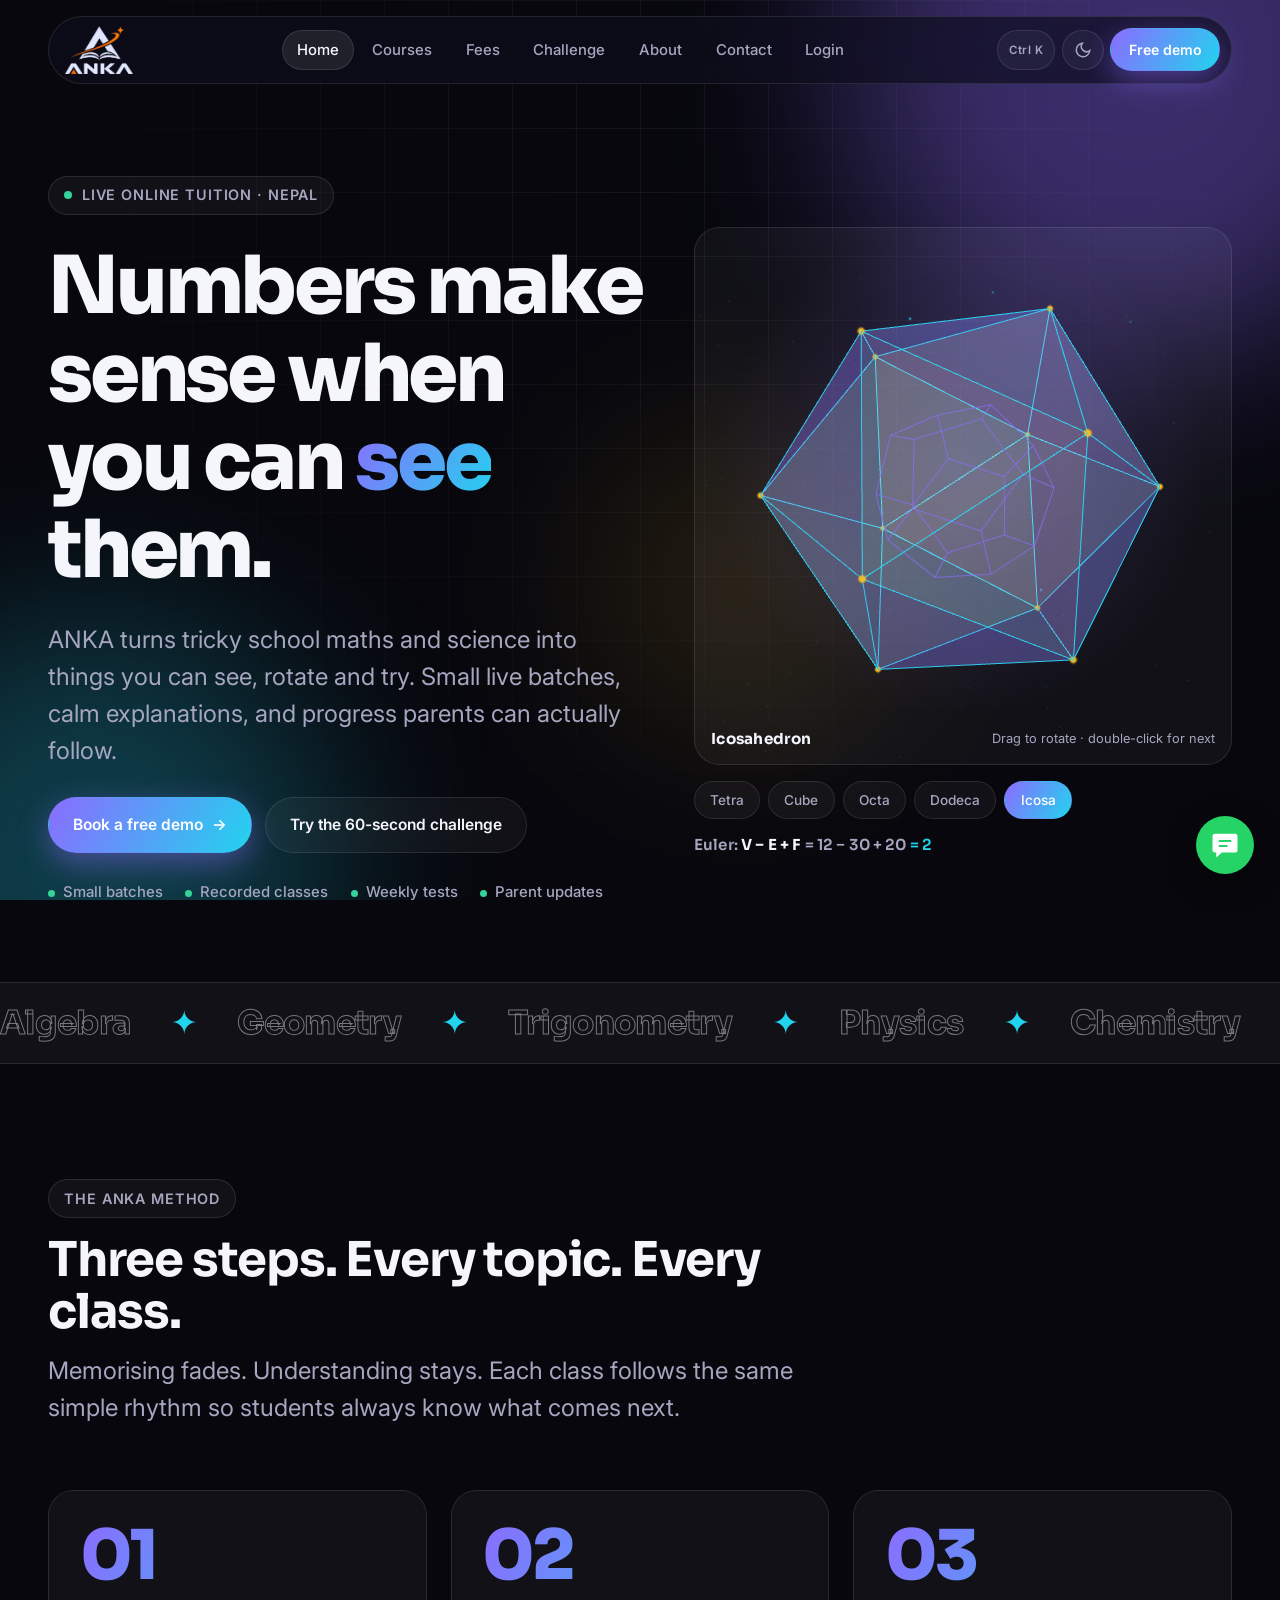
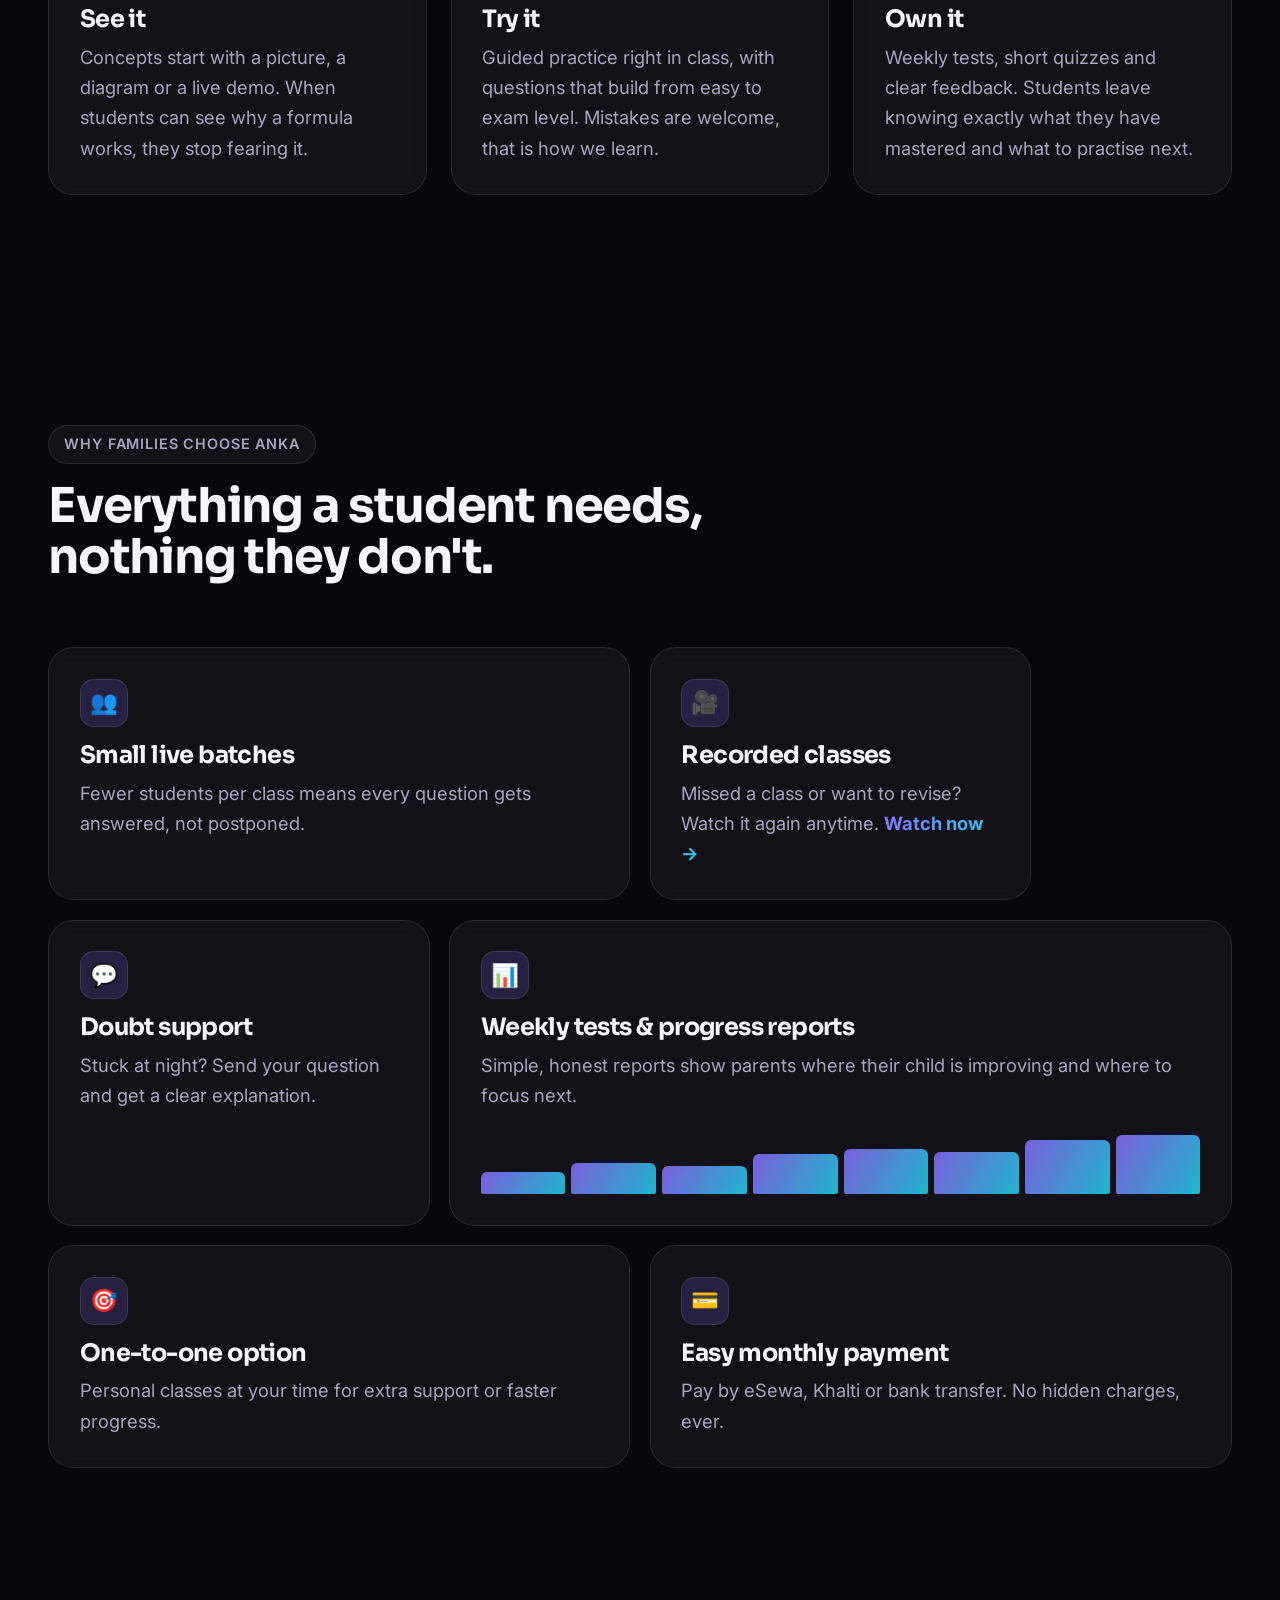
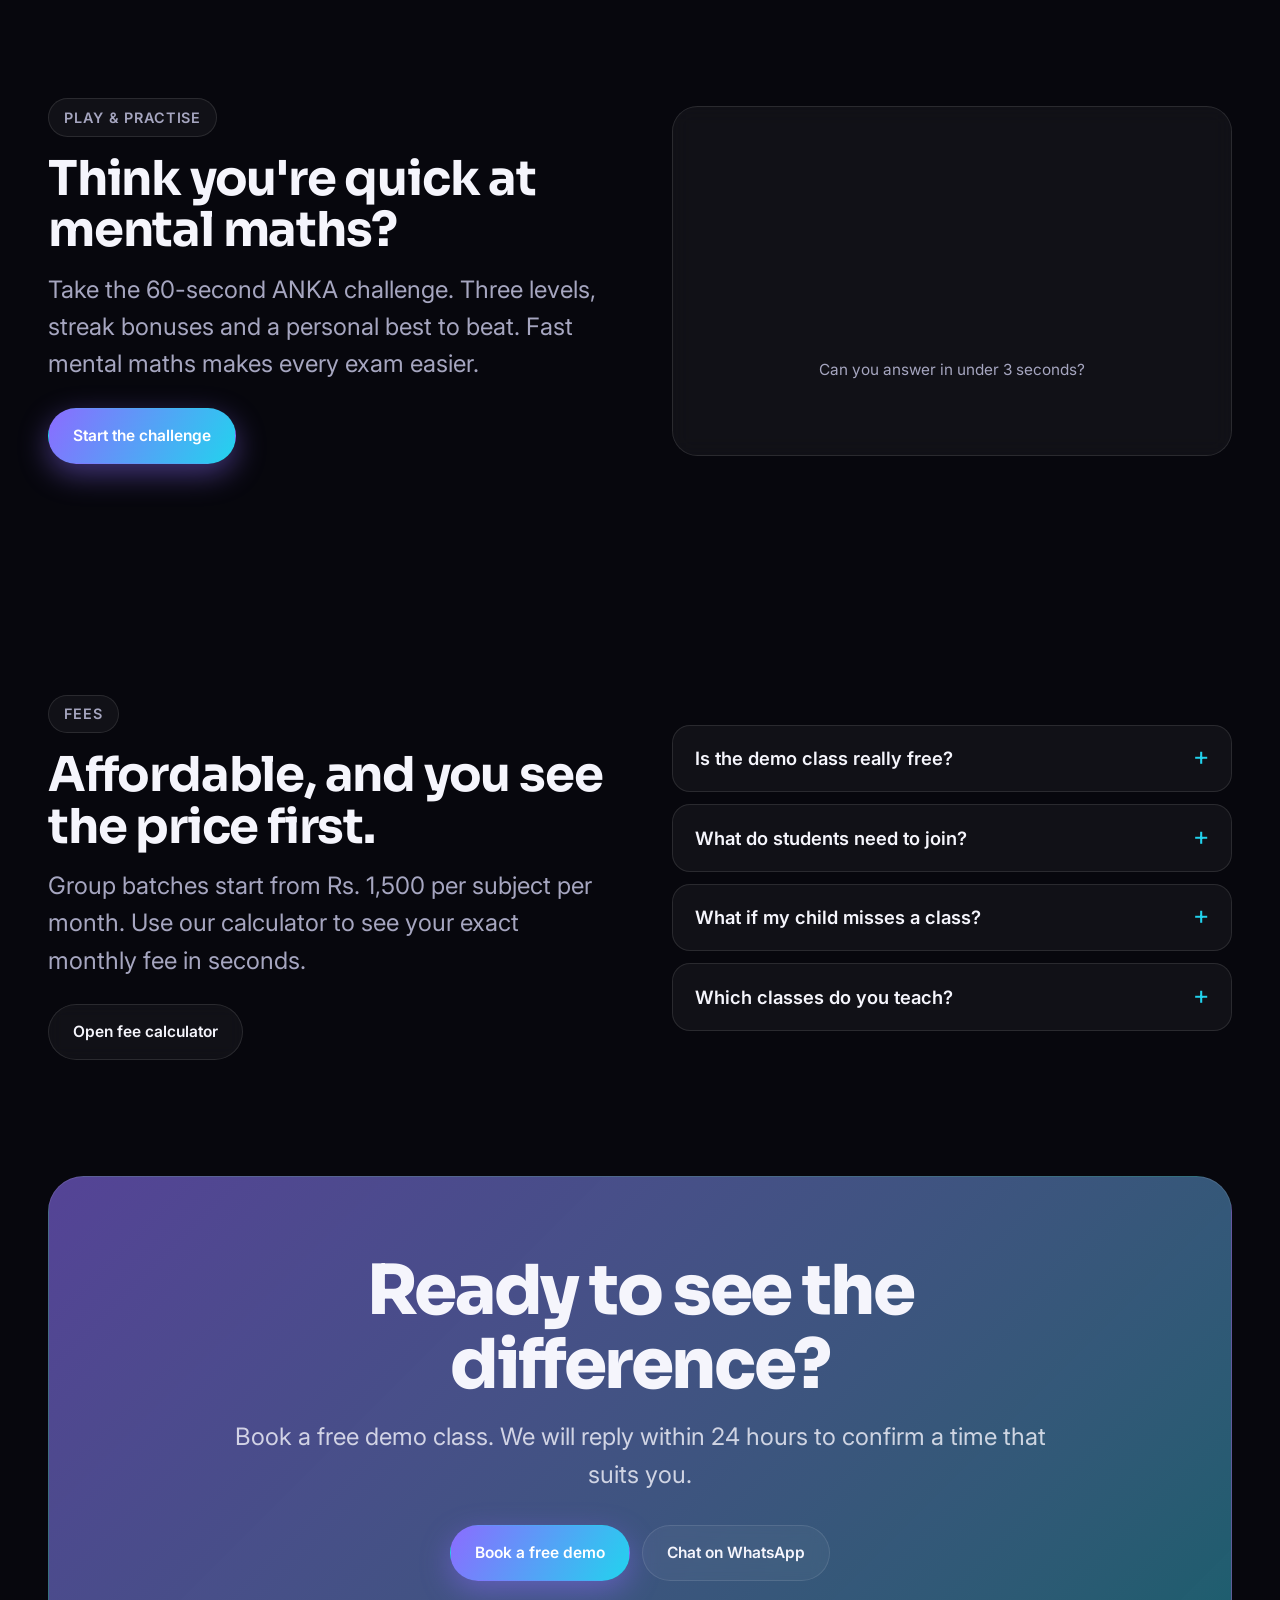
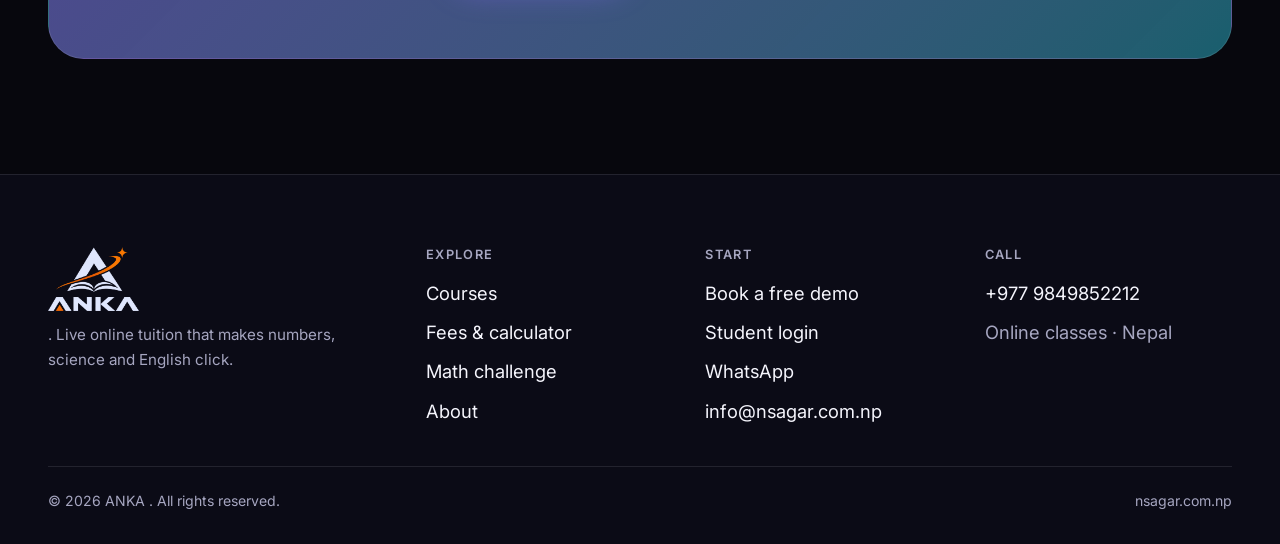
<file: index.html>
<!DOCTYPE html>
<html lang="en" data-theme="dark">
<head>
<meta charset="UTF-8">
<meta name="viewport" content="width=device-width, initial-scale=1, viewport-fit=cover">
<title>ANKA | Live Online Tuition in Nepal — See Maths, Science & English Click</title>
<meta name="description" content="Live online classes for school and +2 students in Nepal. Small batches, visual teaching, weekly tests and parent updates. Book a free demo class.">
<link rel="canonical" href="https://nsagar.com.np/">
<meta property="og:title" content="ANKA  | Live Online Tuition in Nepal — See Maths, Science & English Click"><meta property="og:description" content="Live online classes for school and +2 students in Nepal. Small batches, visual teaching, weekly tests and parent updates. Book a free demo class."><meta property="og:type" content="website"><meta property="og:site_name" content="ANKA ">
<meta name="theme-color" content="#07070d">
<link rel="icon" href="favicon.ico" sizes="48x48"><link rel="icon" href="img/favicon-32.png" type="image/png" sizes="32x32"><link rel="apple-touch-icon" href="img/apple-touch-icon.png"><meta property="og:image" content="https://nsagar.com.np/img/og-image.png">
<link rel="preconnect" href="https://fonts.googleapis.com"><link rel="preconnect" href="https://fonts.gstatic.com" crossorigin>
<link href="https://fonts.googleapis.com/css2?family=Sora:wght@400;600;700;800&family=Inter:wght@400;500;600&family=Noto+Sans+Devanagari:wght@600&display=swap" rel="stylesheet">
<script>try{var t=localStorage.getItem('anka-theme');if(t)document.documentElement.setAttribute('data-theme',t)}catch(e){}document.documentElement.classList.add('js')</script>
<link rel="stylesheet" href="css/style.css?v=20261106g">
<script type="application/ld+json">{"@context":"https://schema.org","@type":"EducationalOrganization","name":"ANKA ","logo":"https://nsagar.com.np/img/logo.png","url":"https://nsagar.com.np/","description":"Live online tuition for school and +2 students in Nepal.","areaServed":"NP"}</script>
<link rel="preconnect" href="https://fonts.googleapis.com">
<link rel="preconnect" href="https://fonts.gstatic.com" crossorigin>
<link href="https://fonts.googleapis.com/css2?family=Inter:wght@400;500;600;700&display=swap" rel="stylesheet">

</head>
<body data-page="home">
<a class="skip" href="#main">Skip to content</a>
<div class="bg-fx" aria-hidden="true"><i></i><i></i><i></i></div>
<div class="progress" aria-hidden="true"></div>
<header class="site-header"><nav class="nav container" aria-label="Main">
<a class="brand" href="index.html" aria-label="ANKA , home"><img class="logo logo-dk" src="img/logo-dark.png" alt="ANKA" width="68" height="48"><img class="logo logo-lt" src="img/logo.png" alt="ANKA" width="68" height="48"><small class="brand-by"></small></a>
<ul class="nav-links" id="navLinks"><li><a href="index.html" aria-current="page">Home</a></li><li><a href="courses.html">Courses</a></li><li><a href="fees.html">Fees</a></li><li><a href="challenge.html">Challenge</a></li><li><a href="about.html">About</a></li><li><a href="contact.html">Contact</a></li><li><a href="login.html" data-auth-link>Login</a></li></ul>
<div class="nav-actions">
<button class="icon-btn" id="paletteBtn" type="button" aria-label="Open quick menu"><kbd>Ctrl K</kbd></button>
<button class="icon-btn theme-toggle" type="button" aria-label="Switch light or dark theme" aria-pressed="false">
<svg class="moon" viewBox="0 0 24 24" fill="none" stroke="currentColor" stroke-width="2" stroke-linecap="round"><path d="M21 12.8A9 9 0 1 1 11.2 3a7 7 0 0 0 9.8 9.800z"/></svg>
<svg class="sun" viewBox="0 0 24 24" fill="none" stroke="currentColor" stroke-width="2" stroke-linecap="round"><circle cx="12" cy="12" r="4"/><path d="M12 2v2M12 20v2M4.900 4.900l1.400 1.400M17.700 17.700l1.400 1.400M2 12h2M20 12h2M4.900 19.100l1.400-1.400M17.700 6.300l1.400-1.400"/></svg>
</button>
<a class="btn btn-primary btn-sm nav-cta" href="contact.html">Free demo</a>
<button class="icon-btn menu-btn" id="menuBtn" type="button" aria-label="Menu" aria-expanded="false" aria-controls="navLinks"><span></span><span></span></button>
</div></nav></header>
<main id="main">
<section class="hero">
  <div class="container hero-grid">
    <div class="hero-copy">
      <p class="eyebrow" data-reveal><span class="dot"></span> Live online tuition · Nepal</p>
      <h1 class="display" data-reveal>Numbers make sense when you can <span class="rotor" id="rotor">see</span> them.</h1>
      <p class="lead" data-reveal>ANKA turns tricky school maths and science into things you can see, rotate and try. Small live batches, calm explanations, and progress parents can actually follow.</p>
      <div class="cta-row" data-reveal>
        <a class="btn btn-primary" data-magnetic href="contact.html">Book a free demo <span aria-hidden="true">→</span></a>
        <a class="btn btn-ghost" data-magnetic href="challenge.html">Try the 60-second challenge</a>
      </div>
      <ul class="mini-trust" data-reveal><li>Small batches</li><li>Recorded classes</li><li>Weekly tests</li><li>Parent updates</li></ul>
    </div>
    <div class="scene-col" data-reveal>
      <div class="scene-wrap">
        <canvas id="scene" tabindex="0" role="img" aria-label="Interactive 3D geometric solid. Drag to rotate. Use the left and right arrow keys to change shape."></canvas>
        <div class="scene-fallback" aria-hidden="true"><svg viewBox="0 0 100 100" fill="none" stroke="#8b6cff" stroke-width="1.5"><path d="M50 6 90 28v44L50 94 10 72V28z"/><path d="M50 6v88M10 28l80 44M90 28 10 72" opacity=".5"/></svg></div>
        <div class="scene-hud"><b id="shape-name">Icosahedron</b><span class="hint">Drag to rotate · double-click for next</span></div>
      </div>
      <div class="chips" id="shape-ui" role="group" aria-label="Choose a solid"></div>
      <p class="euler" id="euler"></p>
    </div>
  </div>
</section>

<div class="marquee" aria-hidden="true"><div class="marquee-track">
  <span>Algebra</span><span>Geometry</span><span>Trigonometry</span><span>Physics</span><span>Chemistry</span><span>Biology</span><span>English</span><span>Computer</span><span>Statistics</span><span>Optional Maths</span>
  <span>Algebra</span><span>Geometry</span><span>Trigonometry</span><span>Physics</span><span>Chemistry</span><span>Biology</span><span>English</span><span>Computer</span><span>Statistics</span><span>Optional Maths</span>
</div></div>

<section>
  <div class="container">
    <div class="section-head" data-reveal>
      <span class="eyebrow">The ANKA method</span>
      <h2 class="h2">Three steps. Every topic. Every class.</h2>
      <p class="lead">Memorising fades. Understanding stays. Each class follows the same simple rhythm so students always know what comes next.</p>
    </div>
    <div class="grid-3">
      <article class="card" data-reveal><div class="step-no">01</div><h3 class="h3">See it</h3><p>Concepts start with a picture, a diagram or a live demo. When students can see why a formula works, they stop fearing it.</p></article>
      <article class="card" data-reveal><div class="step-no">02</div><h3 class="h3">Try it</h3><p>Guided practice right in class, with questions that build from easy to exam level. Mistakes are welcome, that is how we learn.</p></article>
      <article class="card" data-reveal><div class="step-no">03</div><h3 class="h3">Own it</h3><p>Weekly tests, short quizzes and clear feedback. Students leave knowing exactly what they have mastered and what to practise next.</p></article>
    </div>
  </div>
</section>

<section>
  <div class="container">
    <div class="section-head" data-reveal>
      <span class="eyebrow">Why families choose ANKA</span>
      <h2 class="h2">Everything a student needs, nothing they don't.</h2>
    </div>
    <div class="bento">
      <article class="card w3" data-reveal><div class="ico">👥</div><h3 class="h3">Small live batches</h3><p>Fewer students per class means every question gets answered, not postponed.</p></article>
      <a class="card" href="videos.html" data-reveal style="display:block"><div class="ico">🎥</div><h3 class="h3">Recorded classes</h3><p>Missed a class or want to revise? Watch it again anytime. <b class="grad-text">Watch now →</b></p></a>
      <article class="card" data-reveal><div class="ico">💬</div><h3 class="h3">Doubt support</h3><p>Stuck at night? Send your question and get a clear explanation.</p></article>
      <article class="card w4" data-reveal><div class="ico">📊</div><h3 class="h3">Weekly tests &amp; progress reports</h3><p>Simple, honest reports show parents where their child is improving and where to focus next.</p><div class="bars" aria-hidden="true"><i style="--h:35%"></i><i style="--h:48%"></i><i style="--h:44%"></i><i style="--h:62%"></i><i style="--h:70%"></i><i style="--h:66%"></i><i style="--h:84%"></i><i style="--h:92%"></i></div></article>
      <article class="card w3" data-reveal><div class="ico">🎯</div><h3 class="h3">One-to-one option</h3><p>Personal classes at your time for extra support or faster progress.</p></article>
      <article class="card w3" data-reveal><div class="ico">💳</div><h3 class="h3">Easy monthly payment</h3><p>Pay by eSewa, Khalti or bank transfer. No hidden charges, ever.</p></article>
    </div>
  </div>
</section>

<section>
  <div class="container split">
    <div data-reveal>
      <span class="eyebrow">Play &amp; practise</span>
      <h2 class="h2" style="margin:1rem 0 .9rem">Think you're quick at mental maths?</h2>
      <p class="lead">Take the 60-second ANKA challenge. Three levels, streak bonuses and a personal best to beat. Fast mental maths makes every exam easier.</p>
      <div class="cta-row" style="margin-top:1.6rem"><a class="btn btn-primary" data-magnetic href="challenge.html">Start the challenge</a></div>
    </div>
    <div class="card eq-card" data-reveal aria-hidden="true"><div class="q" id="eqDemo">7 × 8</div><small>Can you answer in under 3 seconds?</small></div>
  </div>
</section>

<section>
  <div class="container split">
    <div data-reveal>
      <span class="eyebrow">Fees</span>
      <h2 class="h2" style="margin:1rem 0 .9rem">Affordable, and you see the price first.</h2>
      <p class="lead">Group batches start from Rs. <span data-price-from>1,500</span> per subject per month. Use our calculator to see your exact monthly fee in seconds.</p>
      <div class="cta-row" style="margin-top:1.6rem"><a class="btn btn-ghost" data-magnetic href="fees.html">Open fee calculator</a></div>
    </div>
    <div class="faq" data-reveal>
      <details><summary>Is the demo class really free?</summary><p>Yes. Attend one live demo class, no payment and no pressure, then decide.</p></details>
      <details><summary>What do students need to join?</summary><p>A phone, tablet or laptop with internet. Classes run live on Zoom or Google Meet.</p></details>
      <details><summary>What if my child misses a class?</summary><p>Every class is recorded and shared, so nothing is lost.</p></details>
      <details><summary>Which classes do you teach?</summary><p>School classes 6 to 10 and +2 level. See the Courses page for subjects.</p></details>
    </div>
  </div>
</section>

<section style="padding-top:0">
  <div class="container">
    <div class="cta-band" data-reveal>
      <h2 class="h1" style="max-width:16ch;margin-inline:auto">Ready to see the difference?</h2>
      <p class="lead">Book a free demo class. We will reply within 24 hours to confirm a time that suits you.</p>
      <div class="cta-row"><a class="btn btn-primary" data-magnetic href="contact.html">Book a free demo</a><a class="btn btn-ghost" data-wa href="https://wa.me/9779800000000">Chat on WhatsApp</a></div>
    </div>
  </div>
</section>

</main>
<footer class="site-footer"><div class="container">
<div class="foot-grid">
<div class="foot-brand"><img class="logo logo-dk" src="img/logo-dark.png" alt="ANKA" width="91" height="64"><img class="logo logo-lt" src="img/logo.png" alt="ANKA" width="91" height="64"><p>. Live online tuition that makes numbers, science and English click.</p></div>
<div><h4>Explore</h4><ul><li><a href="courses.html">Courses</a></li><li><a href="fees.html">Fees &amp; calculator</a></li><li><a href="challenge.html">Math challenge</a></li><li><a href="about.html">About</a></li></ul></div>
<div><h4>Start</h4><ul><li><a href="contact.html">Book a free demo</a></li><li><a href="login.html" data-auth-footer>Student login</a></li><li><a data-wa href="https://wa.me/9779800000000">WhatsApp</a></li><li><a data-email href="mailto:info@nsagar.com.np">info@nsagar.com.np</a></li></ul></div>
<div><h4>Call</h4><ul><li><a data-phone href="tel:+9779800000000">+977 98XXXXXXXX</a></li><li class="muted">Online classes · Nepal</li></ul></div>
</div>
<div class="foot-bottom"><span>© <span data-year>2026</span> ANKA . All rights reserved.</span><span>nsagar.com.np</span></div>
</div></footer>
<a class="wa-float" data-wa href="https://wa.me/9779800000000" aria-label="Chat on WhatsApp"><svg viewBox="0 0 24 24" aria-hidden="true"><path d="M4 3h16a2 2 0 0 1 2 2v11a2 2 0 0 1-2 2H9.5L5 22v-4H4a2 2 0 0 1-2-2V5a2 2 0 0 1 2-2zm3 5v1.500h10V8zm0 4v1.500h7V12z"/></svg></a>
<script src="js/config.js?v=20261106g"></script>
<script src="js/three.min.js" defer></script>
<script src="js/scene.js?v=20261106g" defer></script>
<script src="js/main.js?v=20261106g"></script>
<script src="js/auth.js?v=20261106g"></script>
</body>
</html>
</file>
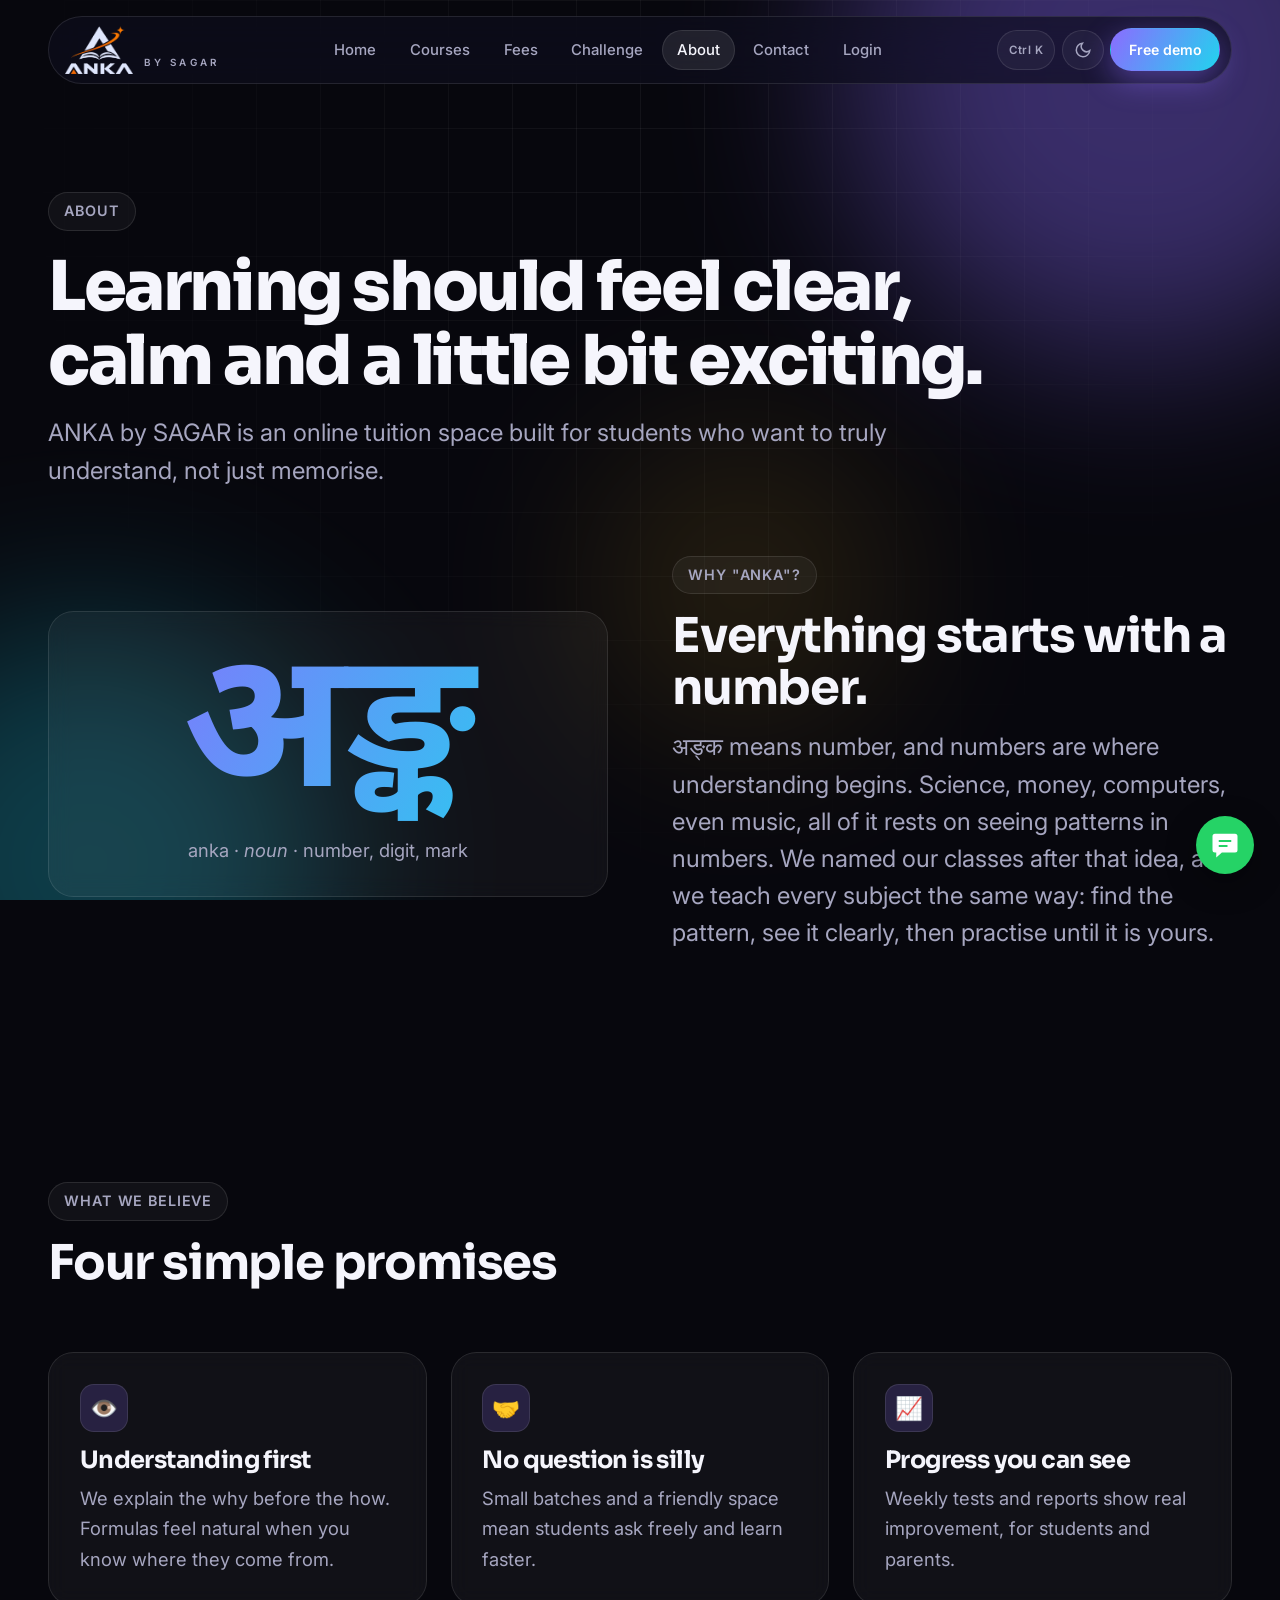
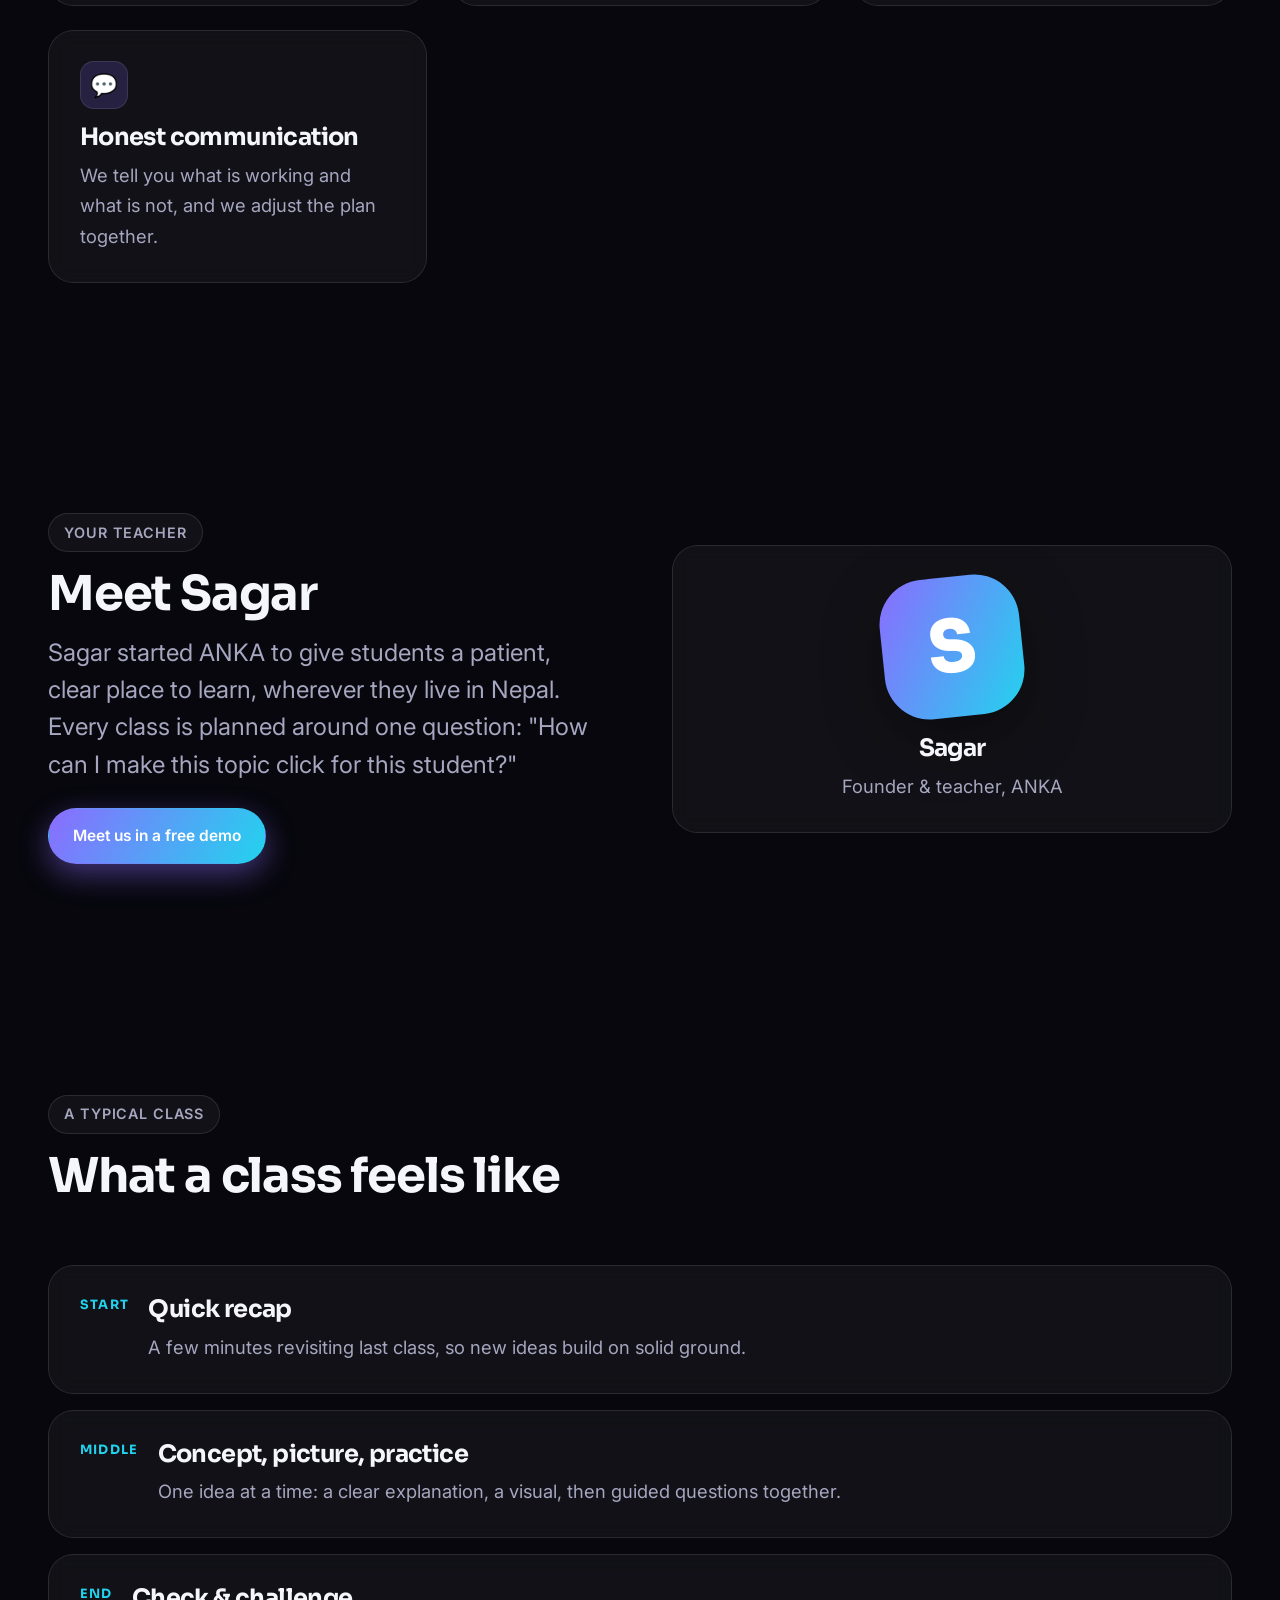
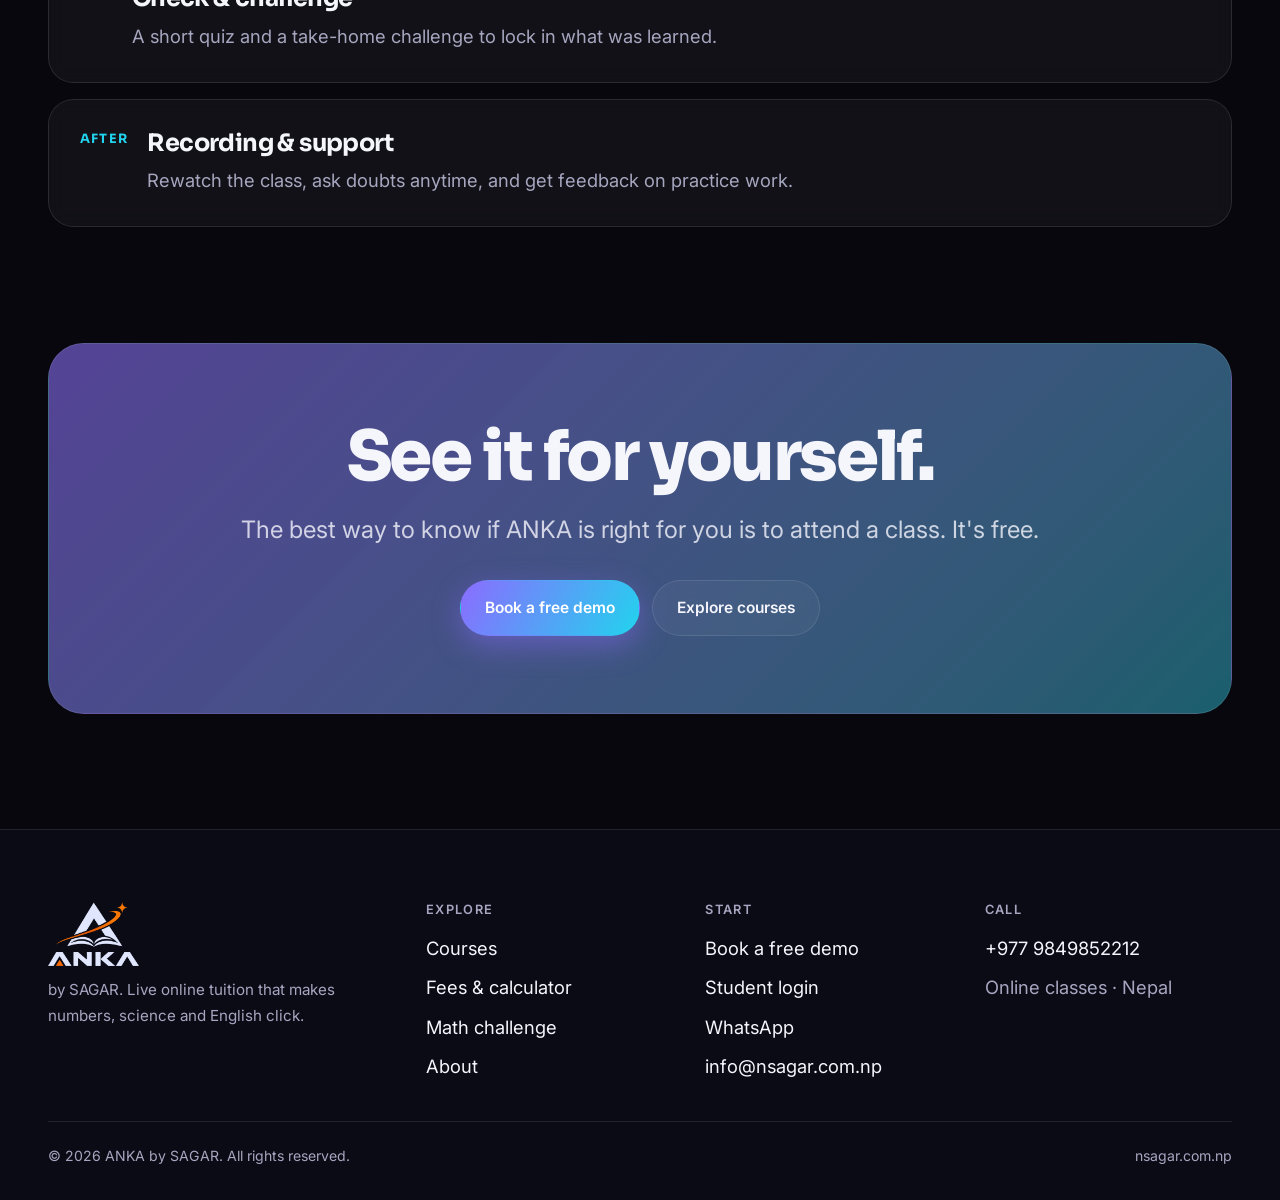
<file: about.html>
<!DOCTYPE html>
<html lang="en" data-theme="dark">
<head>
<meta charset="UTF-8">
<meta name="viewport" content="width=device-width, initial-scale=1, viewport-fit=cover">
<title>About ANKA | Why We Teach the Way We Do</title>
<meta name="description" content="ANKA means number. Learn the story, the teaching method and what a class feels like at ANKA by SAGAR, live online tuition in Nepal.">
<link rel="canonical" href="https://nsagar.com.np/about.html">
<meta property="og:title" content="About ANKA by SAGAR | Why We Teach the Way We Do"><meta property="og:description" content="ANKA means number. Learn the story, the teaching method and what a class feels like at ANKA by SAGAR, live online tuition in Nepal."><meta property="og:type" content="website"><meta property="og:site_name" content="ANKA by SAGAR">
<meta name="theme-color" content="#07070d">
<link rel="icon" href="favicon.ico" sizes="48x48"><link rel="icon" href="img/favicon-32.png" type="image/png" sizes="32x32"><link rel="apple-touch-icon" href="img/apple-touch-icon.png"><meta property="og:image" content="https://nsagar.com.np/img/og-image.png">
<link rel="preconnect" href="https://fonts.googleapis.com"><link rel="preconnect" href="https://fonts.gstatic.com" crossorigin>
<link href="https://fonts.googleapis.com/css2?family=Sora:wght@400;600;700;800&family=Inter:wght@400;500;600&family=Noto+Sans+Devanagari:wght@600&display=swap" rel="stylesheet">
<script>try{var t=localStorage.getItem('anka-theme');if(t)document.documentElement.setAttribute('data-theme',t)}catch(e){}document.documentElement.classList.add('js')</script>
<link rel="stylesheet" href="css/style.css?v=20261106g">
</head>
<body data-page="about">
<a class="skip" href="#main">Skip to content</a>
<div class="bg-fx" aria-hidden="true"><i></i><i></i><i></i></div>
<div class="progress" aria-hidden="true"></div>
<header class="site-header"><nav class="nav container" aria-label="Main">
<a class="brand" href="index.html" aria-label="ANKA by Sagar, home"><img class="logo logo-dk" src="img/logo-dark.png" alt="ANKA" width="68" height="48"><img class="logo logo-lt" src="img/logo.png" alt="ANKA" width="68" height="48"><small class="brand-by">by SAGAR</small></a>
<ul class="nav-links" id="navLinks"><li><a href="index.html">Home</a></li><li><a href="courses.html">Courses</a></li><li><a href="fees.html">Fees</a></li><li><a href="challenge.html">Challenge</a></li><li><a href="about.html" aria-current="page">About</a></li><li><a href="contact.html">Contact</a></li><li><a href="login.html" data-auth-link>Login</a></li></ul>
<div class="nav-actions">
<button class="icon-btn" id="paletteBtn" type="button" aria-label="Open quick menu"><kbd>Ctrl K</kbd></button>
<button class="icon-btn theme-toggle" type="button" aria-label="Switch light or dark theme" aria-pressed="false">
<svg class="moon" viewBox="0 0 24 24" fill="none" stroke="currentColor" stroke-width="2" stroke-linecap="round"><path d="M21 12.8A9 9 0 1 1 11.2 3a7 7 0 0 0 9.8 9.800z"/></svg>
<svg class="sun" viewBox="0 0 24 24" fill="none" stroke="currentColor" stroke-width="2" stroke-linecap="round"><circle cx="12" cy="12" r="4"/><path d="M12 2v2M12 20v2M4.900 4.900l1.400 1.400M17.700 17.700l1.400 1.400M2 12h2M20 12h2M4.900 19.100l1.400-1.400M17.700 6.300l1.400-1.400"/></svg>
</button>
<a class="btn btn-primary btn-sm nav-cta" href="contact.html">Free demo</a>
<button class="icon-btn menu-btn" id="menuBtn" type="button" aria-label="Menu" aria-expanded="false" aria-controls="navLinks"><span></span><span></span></button>
</div></nav></header>
<main id="main">
<section class="page-hero">
  <div class="container">
    <span class="eyebrow" data-reveal>About</span>
    <h1 class="h1" data-reveal>Learning should feel clear, calm and a little bit exciting.</h1>
    <p class="lead" data-reveal>ANKA by SAGAR is an online tuition space built for students who want to truly understand, not just memorise.</p>
  </div>
</section>

<section style="padding-top:1rem">
  <div class="container split">
    <div class="card" data-reveal style="text-align:center">
      <div class="anka-glyph" lang="ne">अङ्क</div>
      <p class="muted">anka · <i>noun</i> · number, digit, mark</p>
    </div>
    <div data-reveal>
      <span class="eyebrow">Why "ANKA"?</span>
      <h2 class="h2" style="margin:1rem 0 .9rem">Everything starts with a number.</h2>
      <p class="lead">अङ्क means number, and numbers are where understanding begins. Science, money, computers, even music, all of it rests on seeing patterns in numbers. We named our classes after that idea, and we teach every subject the same way: find the pattern, see it clearly, then practise until it is yours.</p>
    </div>
  </div>
</section>

<section>
  <div class="container">
    <div class="section-head" data-reveal><span class="eyebrow">What we believe</span><h2 class="h2">Four simple promises</h2></div>
    <div class="grid-3">
      <article class="card" data-reveal><div class="ico">👁️</div><h3 class="h3">Understanding first</h3><p>We explain the why before the how. Formulas feel natural when you know where they come from.</p></article>
      <article class="card" data-reveal><div class="ico">🤝</div><h3 class="h3">No question is silly</h3><p>Small batches and a friendly space mean students ask freely and learn faster.</p></article>
      <article class="card" data-reveal><div class="ico">📈</div><h3 class="h3">Progress you can see</h3><p>Weekly tests and reports show real improvement, for students and parents.</p></article>
      <article class="card" data-reveal><div class="ico">💬</div><h3 class="h3">Honest communication</h3><p>We tell you what is working and what is not, and we adjust the plan together.</p></article>
    </div>
  </div>
</section>

<section>
  <div class="container split">
    <div data-reveal>
      <span class="eyebrow">Your teacher</span>
      <h2 class="h2" style="margin:1rem 0 .9rem">Meet Sagar</h2>
      <p class="lead">Sagar started ANKA to give students a patient, clear place to learn, wherever they live in Nepal. Every class is planned around one question: "How can I make this topic click for this student?"</p>
      <div class="cta-row" style="margin-top:1.6rem"><a class="btn btn-primary" data-magnetic href="contact.html">Meet us in a free demo</a></div>
    </div>
    <div class="card" data-reveal style="display:grid;place-items:center;gap:1.2rem;text-align:center"><div class="avatar" aria-hidden="true">S</div><div><h3 class="h3">Sagar</h3><p class="muted">Founder &amp; teacher, ANKA</p></div></div>
  </div>
</section>

<section>
  <div class="container">
    <div class="section-head" data-reveal><span class="eyebrow">A typical class</span><h2 class="h2">What a class feels like</h2></div>
    <div class="timeline">
      <article class="card" data-reveal><span class="when">Start</span><div><h3 class="h3">Quick recap</h3><p>A few minutes revisiting last class, so new ideas build on solid ground.</p></div></article>
      <article class="card" data-reveal><span class="when">Middle</span><div><h3 class="h3">Concept, picture, practice</h3><p>One idea at a time: a clear explanation, a visual, then guided questions together.</p></div></article>
      <article class="card" data-reveal><span class="when">End</span><div><h3 class="h3">Check &amp; challenge</h3><p>A short quiz and a take-home challenge to lock in what was learned.</p></div></article>
      <article class="card" data-reveal><span class="when">After</span><div><h3 class="h3">Recording &amp; support</h3><p>Rewatch the class, ask doubts anytime, and get feedback on practice work.</p></div></article>
    </div>
  </div>
</section>

<section style="padding-top:0">
  <div class="container"><div class="cta-band" data-reveal>
    <h2 class="h1" style="max-width:16ch;margin-inline:auto">See it for yourself.</h2>
    <p class="lead">The best way to know if ANKA is right for you is to attend a class. It's free.</p>
    <div class="cta-row"><a class="btn btn-primary" data-magnetic href="contact.html">Book a free demo</a><a class="btn btn-ghost" data-magnetic href="courses.html">Explore courses</a></div>
  </div></div>
</section>

</main>
<footer class="site-footer"><div class="container">
<div class="foot-grid">
<div class="foot-brand"><img class="logo logo-dk" src="img/logo-dark.png" alt="ANKA" width="91" height="64"><img class="logo logo-lt" src="img/logo.png" alt="ANKA" width="91" height="64"><p>by SAGAR. Live online tuition that makes numbers, science and English click.</p></div>
<div><h4>Explore</h4><ul><li><a href="courses.html">Courses</a></li><li><a href="fees.html">Fees &amp; calculator</a></li><li><a href="challenge.html">Math challenge</a></li><li><a href="about.html">About</a></li></ul></div>
<div><h4>Start</h4><ul><li><a href="contact.html">Book a free demo</a></li><li><a href="login.html" data-auth-footer>Student login</a></li><li><a data-wa href="https://wa.me/9779800000000">WhatsApp</a></li><li><a data-email href="mailto:info@nsagar.com.np">info@nsagar.com.np</a></li></ul></div>
<div><h4>Call</h4><ul><li><a data-phone href="tel:+9779800000000">+977 98XXXXXXXX</a></li><li class="muted">Online classes · Nepal</li></ul></div>
</div>
<div class="foot-bottom"><span>© <span data-year>2026</span> ANKA by SAGAR. All rights reserved.</span><span>nsagar.com.np</span></div>
</div></footer>
<a class="wa-float" data-wa href="https://wa.me/9779800000000" aria-label="Chat on WhatsApp"><svg viewBox="0 0 24 24" aria-hidden="true"><path d="M4 3h16a2 2 0 0 1 2 2v11a2 2 0 0 1-2 2H9.5L5 22v-4H4a2 2 0 0 1-2-2V5a2 2 0 0 1 2-2zm3 5v1.500h10V8zm0 4v1.500h7V12z"/></svg></a>
<script src="js/config.js?v=20261106g"></script>
<script src="js/main.js?v=20261106g"></script>
<script src="js/auth.js?v=20261106g"></script>
</body>
</html>
</file>
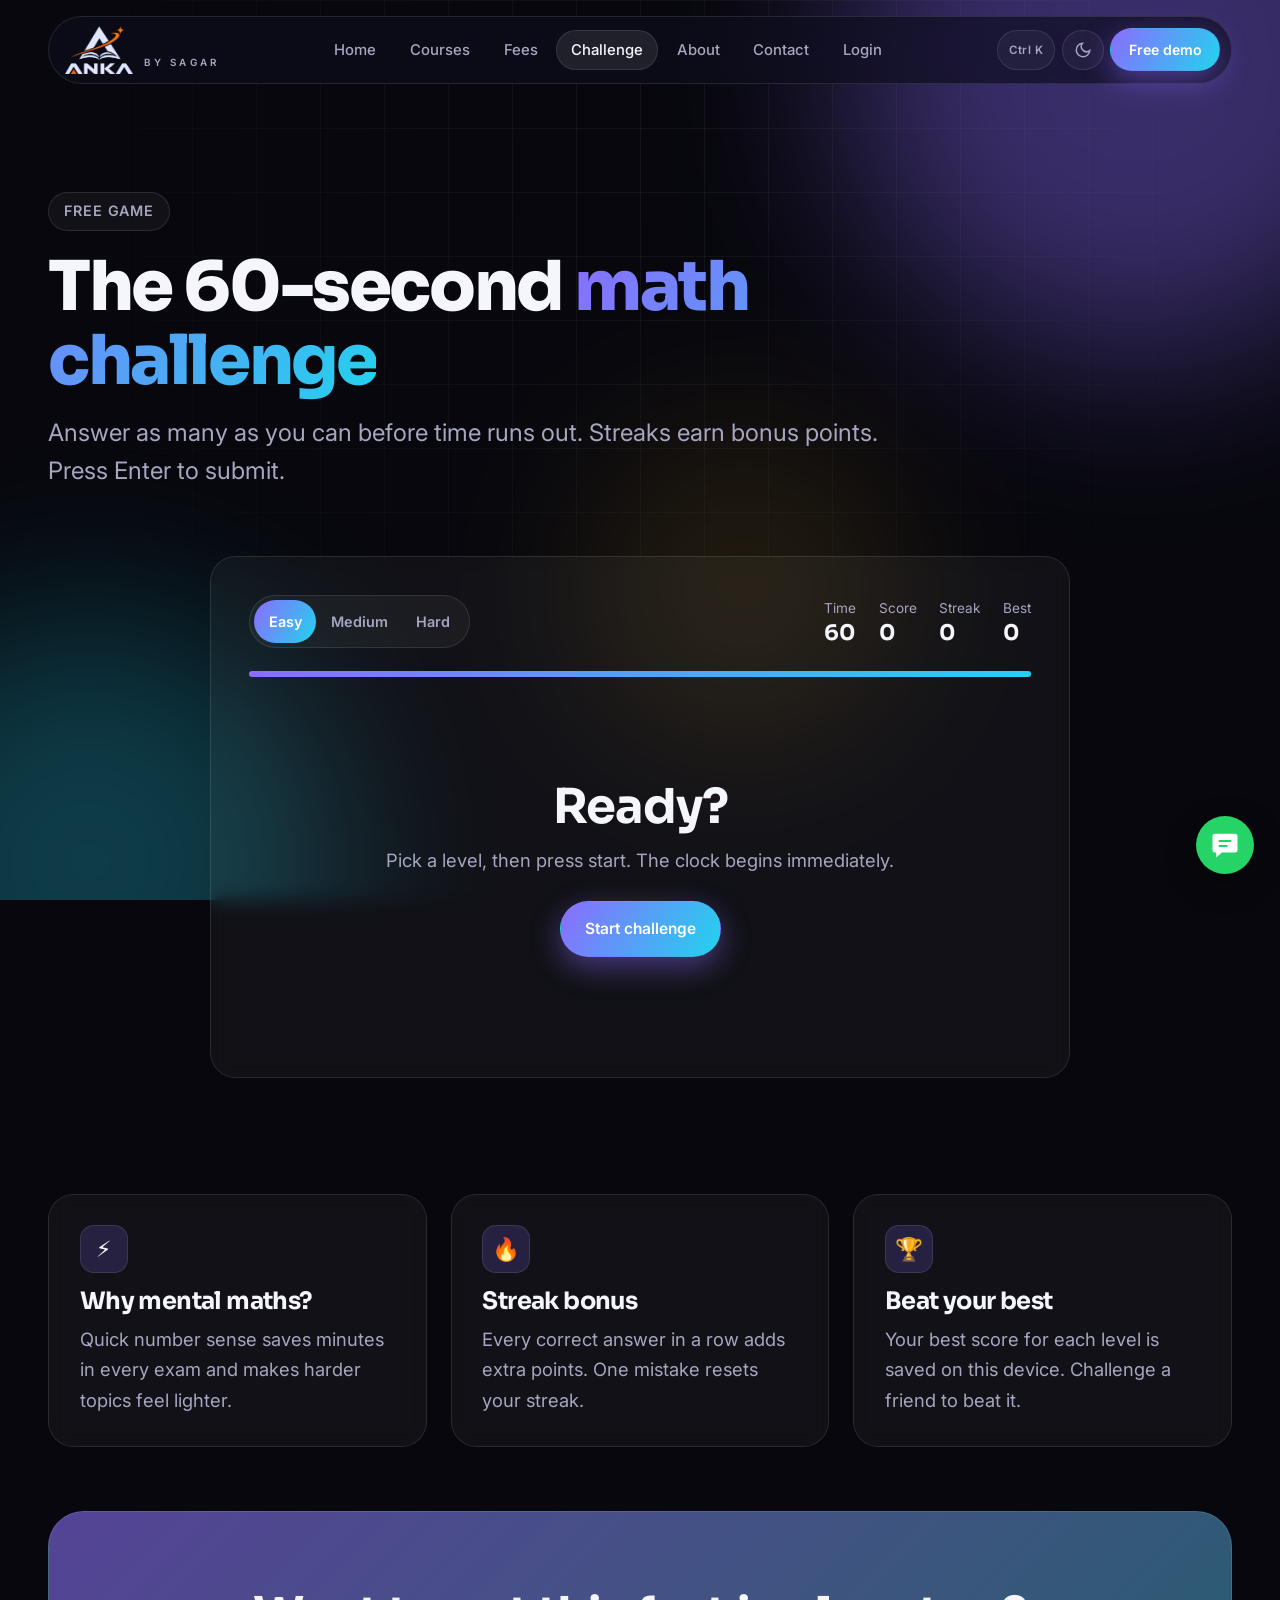
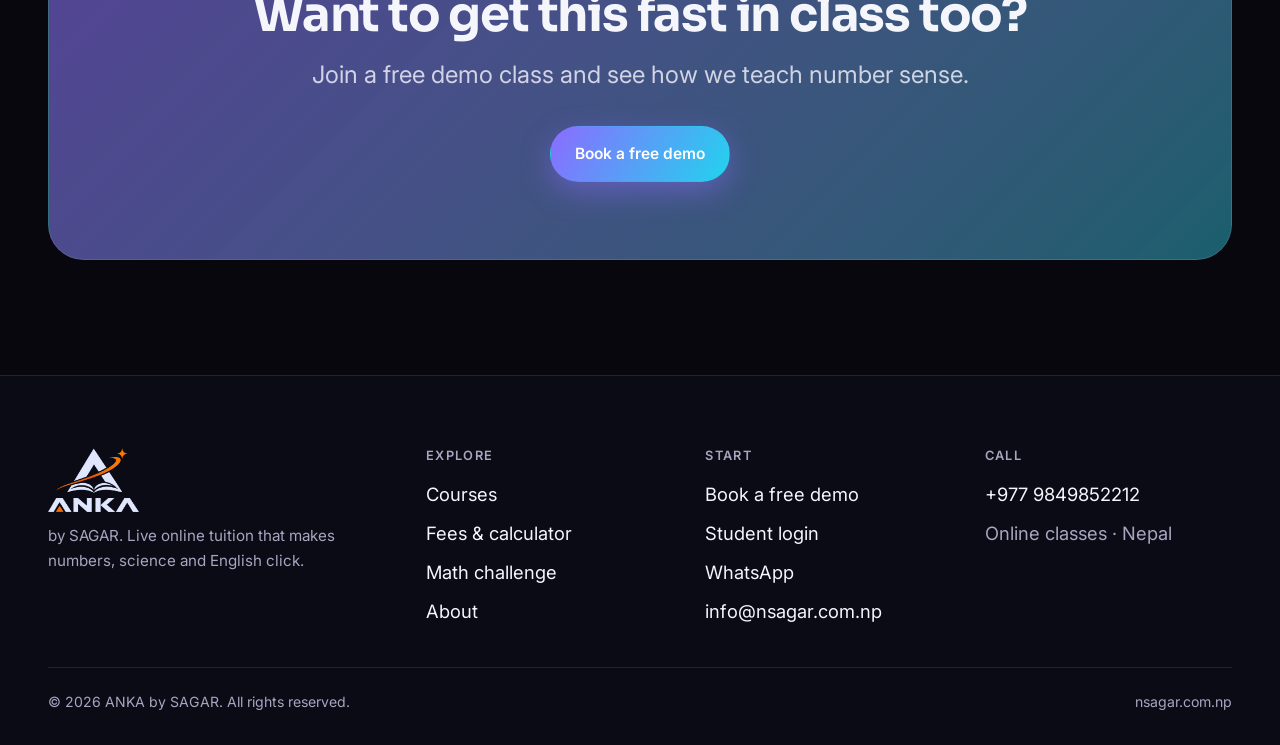
<file: challenge.html>
<!DOCTYPE html>
<html lang="en" data-theme="dark">
<head>
<meta charset="UTF-8">
<meta name="viewport" content="width=device-width, initial-scale=1, viewport-fit=cover">
<title>60-Second Math Challenge | ANKA by SAGAR</title>
<meta name="description" content="Play the free ANKA mental maths challenge. Three levels, streak bonuses and a personal best to beat. Share your score on WhatsApp.">
<link rel="canonical" href="https://nsagar.com.np/challenge.html">
<meta property="og:title" content="60-Second Math Challenge | ANKA by SAGAR"><meta property="og:description" content="Play the free ANKA mental maths challenge. Three levels, streak bonuses and a personal best to beat. Share your score on WhatsApp."><meta property="og:type" content="website"><meta property="og:site_name" content="ANKA by SAGAR">
<meta name="theme-color" content="#07070d">
<link rel="icon" href="favicon.ico" sizes="48x48"><link rel="icon" href="img/favicon-32.png" type="image/png" sizes="32x32"><link rel="apple-touch-icon" href="img/apple-touch-icon.png"><meta property="og:image" content="https://nsagar.com.np/img/og-image.png">
<link rel="preconnect" href="https://fonts.googleapis.com"><link rel="preconnect" href="https://fonts.gstatic.com" crossorigin>
<link href="https://fonts.googleapis.com/css2?family=Sora:wght@400;600;700;800&family=Inter:wght@400;500;600&family=Noto+Sans+Devanagari:wght@600&display=swap" rel="stylesheet">
<script>try{var t=localStorage.getItem('anka-theme');if(t)document.documentElement.setAttribute('data-theme',t)}catch(e){}document.documentElement.classList.add('js')</script>
<link rel="stylesheet" href="css/style.css?v=20261106g">
</head>
<body data-page="challenge">
<a class="skip" href="#main">Skip to content</a>
<div class="bg-fx" aria-hidden="true"><i></i><i></i><i></i></div>
<div class="progress" aria-hidden="true"></div>
<header class="site-header"><nav class="nav container" aria-label="Main">
<a class="brand" href="index.html" aria-label="ANKA by Sagar, home"><img class="logo logo-dk" src="img/logo-dark.png" alt="ANKA" width="68" height="48"><img class="logo logo-lt" src="img/logo.png" alt="ANKA" width="68" height="48"><small class="brand-by">by SAGAR</small></a>
<ul class="nav-links" id="navLinks"><li><a href="index.html">Home</a></li><li><a href="courses.html">Courses</a></li><li><a href="fees.html">Fees</a></li><li><a href="challenge.html" aria-current="page">Challenge</a></li><li><a href="about.html">About</a></li><li><a href="contact.html">Contact</a></li><li><a href="login.html" data-auth-link>Login</a></li></ul>
<div class="nav-actions">
<button class="icon-btn" id="paletteBtn" type="button" aria-label="Open quick menu"><kbd>Ctrl K</kbd></button>
<button class="icon-btn theme-toggle" type="button" aria-label="Switch light or dark theme" aria-pressed="false">
<svg class="moon" viewBox="0 0 24 24" fill="none" stroke="currentColor" stroke-width="2" stroke-linecap="round"><path d="M21 12.8A9 9 0 1 1 11.2 3a7 7 0 0 0 9.8 9.800z"/></svg>
<svg class="sun" viewBox="0 0 24 24" fill="none" stroke="currentColor" stroke-width="2" stroke-linecap="round"><circle cx="12" cy="12" r="4"/><path d="M12 2v2M12 20v2M4.900 4.900l1.400 1.400M17.700 17.700l1.400 1.400M2 12h2M20 12h2M4.900 19.100l1.400-1.400M17.700 6.300l1.400-1.400"/></svg>
</button>
<a class="btn btn-primary btn-sm nav-cta" href="contact.html">Free demo</a>
<button class="icon-btn menu-btn" id="menuBtn" type="button" aria-label="Menu" aria-expanded="false" aria-controls="navLinks"><span></span><span></span></button>
</div></nav></header>
<main id="main">
<section class="page-hero">
  <div class="container">
    <span class="eyebrow" data-reveal>Free game</span>
    <h1 class="h1" data-reveal>The 60-second <span class="grad-text">math challenge</span></h1>
    <p class="lead" data-reveal>Answer as many as you can before time runs out. Streaks earn bonus points. Press Enter to submit.</p>
  </div>
</section>

<section style="padding-top:1rem">
  <div class="narrow">
    <div class="card game" id="game" data-reveal>
      <div class="game-top">
        <div class="seg" id="lvlSeg" role="group" aria-label="Level">
          <button type="button" data-level="easy" aria-pressed="true">Easy</button>
          <button type="button" data-level="medium" aria-pressed="false">Medium</button>
          <button type="button" data-level="hard" aria-pressed="false">Hard</button>
        </div>
        <div class="game-stats" aria-live="polite">
          <span>Time<b id="gTime">60</b></span><span>Score<b id="gScore">0</b></span><span>Streak<b id="gStreak">0</b></span><span>Best<b id="gBest">0</b></span>
        </div>
      </div>
      <div class="timebar" aria-hidden="true"><i id="gBar"></i></div>
      <div class="game-stage" id="gStage" data-state="idle">
        <div class="g-idle">
          <h2 class="h2" style="margin-bottom:.8rem">Ready?</h2>
          <p class="muted" style="margin-bottom:1.6rem">Pick a level, then press start. The clock begins immediately.</p>
          <button class="btn btn-primary" type="button" data-start data-magnetic>Start challenge</button>
        </div>
        <div class="g-play">
          <div class="g-q" id="gQ" aria-live="polite">—</div>
          <div class="g-row">
            <input class="g-in" id="gIn" type="text" inputmode="numeric" autocomplete="off" aria-label="Your answer" placeholder="?">
            <button class="btn btn-primary" id="gCheck" type="button">Check</button>
            <button class="btn btn-ghost" id="gSkip" type="button">Skip</button>
          </div>
          <div class="g-fb" id="gFb" role="status"></div>
        </div>
        <div class="g-done">
          <p class="muted">Time's up! Your score</p>
          <div class="big" id="gFinal">0</div>
          <p id="gSummary"></p>
          <div class="g-row">
            <button class="btn btn-primary" type="button" data-start>Play again</button>
            <a class="btn btn-wa" id="gShare" data-wa href="https://wa.me/9779800000000">Share on WhatsApp</a>
          </div>
        </div>
      </div>
    </div>
  </div>
</section>

<section style="padding-top:0">
  <div class="container">
    <div class="grid-3">
      <article class="card" data-reveal><div class="ico">⚡</div><h3 class="h3">Why mental maths?</h3><p>Quick number sense saves minutes in every exam and makes harder topics feel lighter.</p></article>
      <article class="card" data-reveal><div class="ico">🔥</div><h3 class="h3">Streak bonus</h3><p>Every correct answer in a row adds extra points. One mistake resets your streak.</p></article>
      <article class="card" data-reveal><div class="ico">🏆</div><h3 class="h3">Beat your best</h3><p>Your best score for each level is saved on this device. Challenge a friend to beat it.</p></article>
    </div>
    <div class="cta-band" style="margin-top:clamp(2rem,5vw,4rem)" data-reveal>
      <h2 class="h2">Want to get this fast in class too?</h2>
      <p class="lead">Join a free demo class and see how we teach number sense.</p>
      <div class="cta-row"><a class="btn btn-primary" data-magnetic href="contact.html">Book a free demo</a></div>
    </div>
  </div>
</section>

</main>
<footer class="site-footer"><div class="container">
<div class="foot-grid">
<div class="foot-brand"><img class="logo logo-dk" src="img/logo-dark.png" alt="ANKA" width="91" height="64"><img class="logo logo-lt" src="img/logo.png" alt="ANKA" width="91" height="64"><p>by SAGAR. Live online tuition that makes numbers, science and English click.</p></div>
<div><h4>Explore</h4><ul><li><a href="courses.html">Courses</a></li><li><a href="fees.html">Fees &amp; calculator</a></li><li><a href="challenge.html">Math challenge</a></li><li><a href="about.html">About</a></li></ul></div>
<div><h4>Start</h4><ul><li><a href="contact.html">Book a free demo</a></li><li><a href="login.html" data-auth-footer>Student login</a></li><li><a data-wa href="https://wa.me/9779800000000">WhatsApp</a></li><li><a data-email href="mailto:info@nsagar.com.np">info@nsagar.com.np</a></li></ul></div>
<div><h4>Call</h4><ul><li><a data-phone href="tel:+9779800000000">+977 98XXXXXXXX</a></li><li class="muted">Online classes · Nepal</li></ul></div>
</div>
<div class="foot-bottom"><span>© <span data-year>2026</span> ANKA by SAGAR. All rights reserved.</span><span>nsagar.com.np</span></div>
</div></footer>
<a class="wa-float" data-wa href="https://wa.me/9779800000000" aria-label="Chat on WhatsApp"><svg viewBox="0 0 24 24" aria-hidden="true"><path d="M4 3h16a2 2 0 0 1 2 2v11a2 2 0 0 1-2 2H9.5L5 22v-4H4a2 2 0 0 1-2-2V5a2 2 0 0 1 2-2zm3 5v1.500h10V8zm0 4v1.500h7V12z"/></svg></a>
<script src="js/config.js?v=20261106g"></script>
<script src="js/main.js?v=20261106g"></script>
<script src="js/auth.js?v=20261106g"></script>
</body>
</html>
</file>
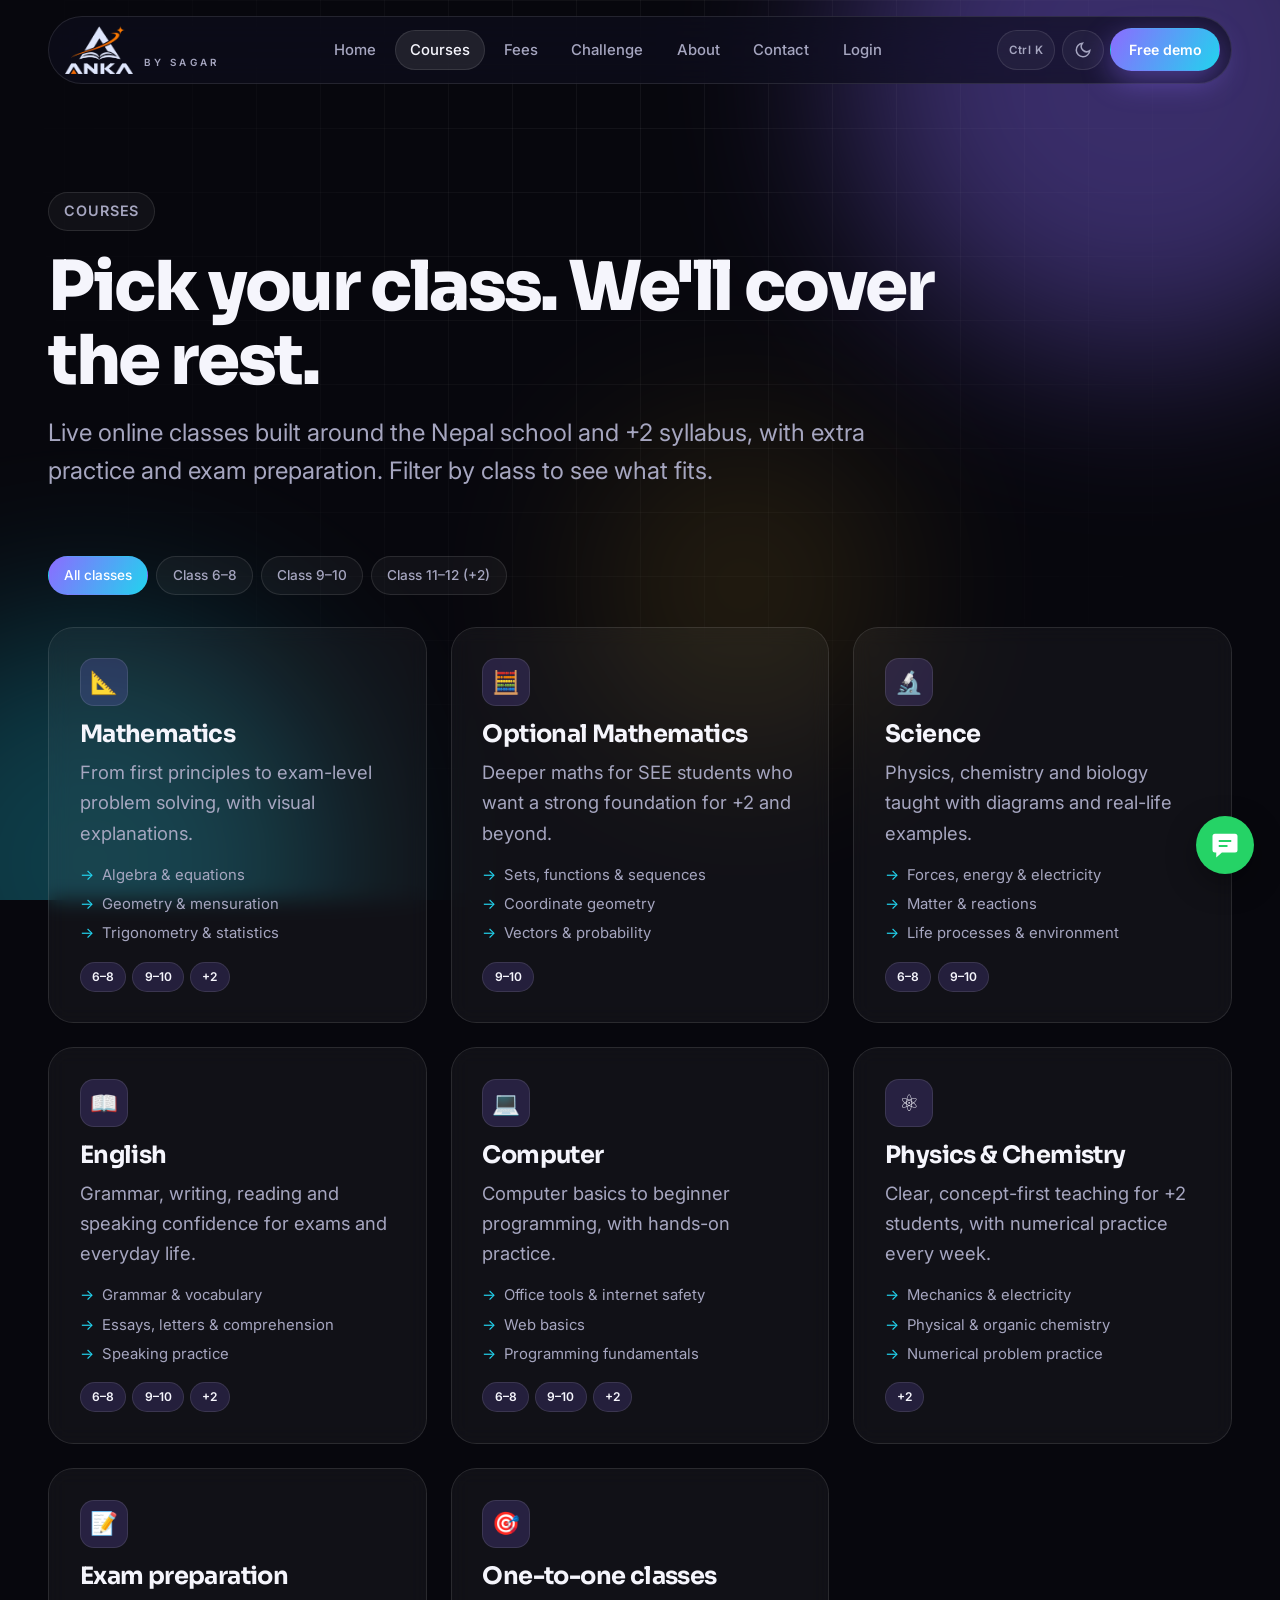
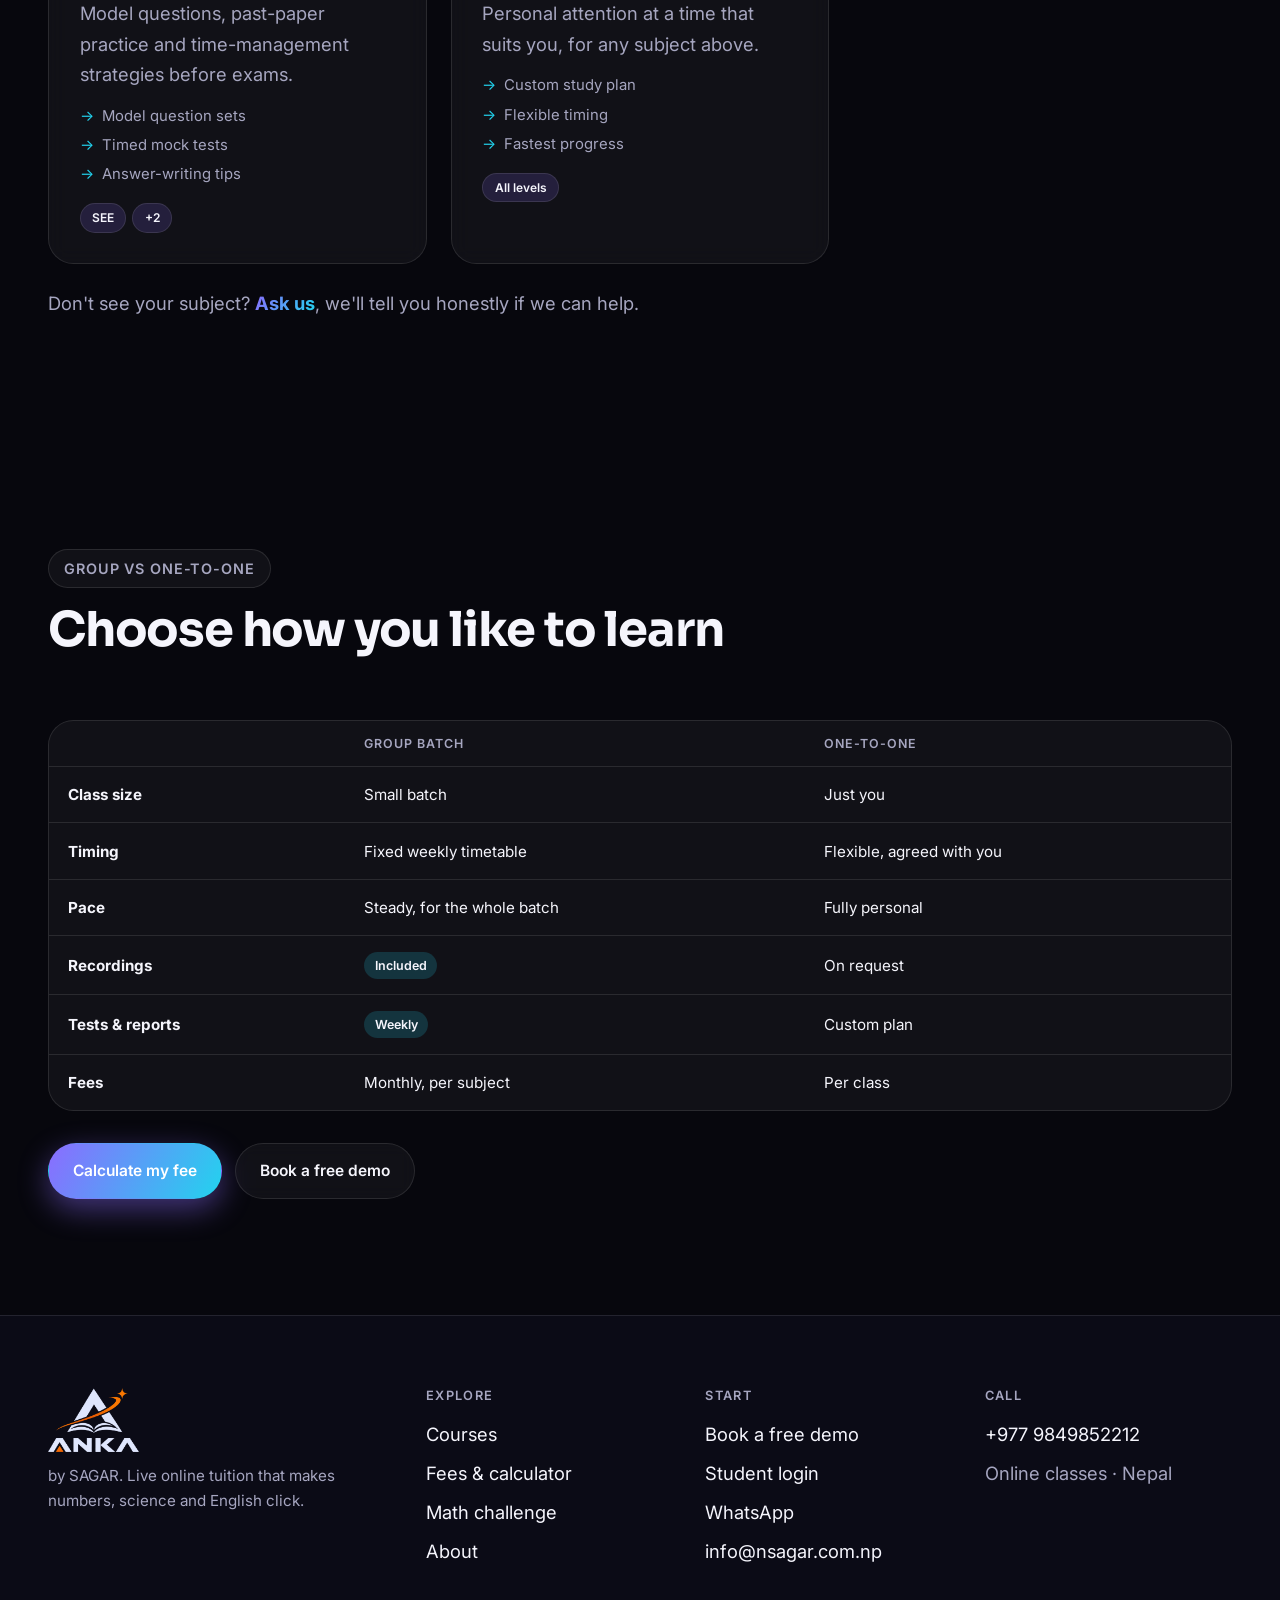
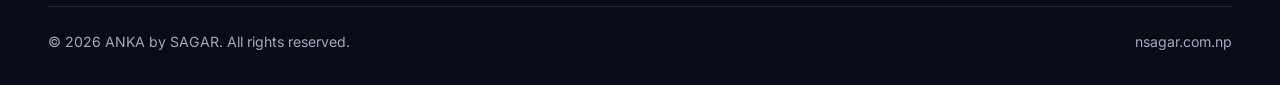
<file: courses.html>
<!DOCTYPE html>
<html lang="en" data-theme="dark">
<head>
<meta charset="UTF-8">
<meta name="viewport" content="width=device-width, initial-scale=1, viewport-fit=cover">
<title>Courses | ANKA by SAGAR — Maths, Science, English & Computer Classes Online</title>
<meta name="description" content="Online classes for Class 6–10 and +2: Mathematics, Optional Maths, Science, English, Computer, Physics, Chemistry and exam preparation.">
<link rel="canonical" href="https://nsagar.com.np/courses.html">
<meta property="og:title" content="Courses | ANKA by SAGAR — Maths, Science, English & Computer Classes Online"><meta property="og:description" content="Online classes for Class 6–10 and +2: Mathematics, Optional Maths, Science, English, Computer, Physics, Chemistry and exam preparation."><meta property="og:type" content="website"><meta property="og:site_name" content="ANKA by SAGAR">
<meta name="theme-color" content="#07070d">
<link rel="icon" href="favicon.ico" sizes="48x48"><link rel="icon" href="img/favicon-32.png" type="image/png" sizes="32x32"><link rel="apple-touch-icon" href="img/apple-touch-icon.png"><meta property="og:image" content="https://nsagar.com.np/img/og-image.png">
<link rel="preconnect" href="https://fonts.googleapis.com"><link rel="preconnect" href="https://fonts.gstatic.com" crossorigin>
<link href="https://fonts.googleapis.com/css2?family=Sora:wght@400;600;700;800&family=Inter:wght@400;500;600&family=Noto+Sans+Devanagari:wght@600&display=swap" rel="stylesheet">
<script>try{var t=localStorage.getItem('anka-theme');if(t)document.documentElement.setAttribute('data-theme',t)}catch(e){}document.documentElement.classList.add('js')</script>
<link rel="stylesheet" href="css/style.css?v=20261106g">
</head>
<body data-page="courses">
<a class="skip" href="#main">Skip to content</a>
<div class="bg-fx" aria-hidden="true"><i></i><i></i><i></i></div>
<div class="progress" aria-hidden="true"></div>
<header class="site-header"><nav class="nav container" aria-label="Main">
<a class="brand" href="index.html" aria-label="ANKA by Sagar, home"><img class="logo logo-dk" src="img/logo-dark.png" alt="ANKA" width="68" height="48"><img class="logo logo-lt" src="img/logo.png" alt="ANKA" width="68" height="48"><small class="brand-by">by SAGAR</small></a>
<ul class="nav-links" id="navLinks"><li><a href="index.html">Home</a></li><li><a href="courses.html" aria-current="page">Courses</a></li><li><a href="fees.html">Fees</a></li><li><a href="challenge.html">Challenge</a></li><li><a href="about.html">About</a></li><li><a href="contact.html">Contact</a></li><li><a href="login.html" data-auth-link>Login</a></li></ul>
<div class="nav-actions">
<button class="icon-btn" id="paletteBtn" type="button" aria-label="Open quick menu"><kbd>Ctrl K</kbd></button>
<button class="icon-btn theme-toggle" type="button" aria-label="Switch light or dark theme" aria-pressed="false">
<svg class="moon" viewBox="0 0 24 24" fill="none" stroke="currentColor" stroke-width="2" stroke-linecap="round"><path d="M21 12.8A9 9 0 1 1 11.2 3a7 7 0 0 0 9.8 9.800z"/></svg>
<svg class="sun" viewBox="0 0 24 24" fill="none" stroke="currentColor" stroke-width="2" stroke-linecap="round"><circle cx="12" cy="12" r="4"/><path d="M12 2v2M12 20v2M4.900 4.900l1.400 1.400M17.700 17.700l1.400 1.400M2 12h2M20 12h2M4.900 19.100l1.400-1.400M17.700 6.300l1.400-1.400"/></svg>
</button>
<a class="btn btn-primary btn-sm nav-cta" href="contact.html">Free demo</a>
<button class="icon-btn menu-btn" id="menuBtn" type="button" aria-label="Menu" aria-expanded="false" aria-controls="navLinks"><span></span><span></span></button>
</div></nav></header>
<main id="main">
<section class="page-hero">
  <div class="container">
    <span class="eyebrow" data-reveal>Courses</span>
    <h1 class="h1" data-reveal>Pick your class. We'll cover the rest.</h1>
    <p class="lead" data-reveal>Live online classes built around the Nepal school and +2 syllabus, with extra practice and exam preparation. Filter by class to see what fits.</p>
  </div>
</section>

<section style="padding-top:1rem">
  <div class="container">
    <div class="chips filters" role="group" aria-label="Filter by class" data-reveal>
      <button class="chip" type="button" data-filter="all" aria-pressed="true">All classes</button>
      <button class="chip" type="button" data-filter="6-8" aria-pressed="false">Class 6–8</button>
      <button class="chip" type="button" data-filter="9-10" aria-pressed="false">Class 9–10</button>
      <button class="chip" type="button" data-filter="11-12" aria-pressed="false">Class 11–12 (+2)</button>
    </div>
    <div class="grid-3">
      <article class="card course" data-levels="6-8 9-10 11-12" data-reveal><div class="ico">📐</div><h3 class="h3">Mathematics</h3><p>From first principles to exam-level problem solving, with visual explanations.</p><ul class="topics"><li>Algebra &amp; equations</li><li>Geometry &amp; mensuration</li><li>Trigonometry &amp; statistics</li></ul><div class="tags"><span>6–8</span><span>9–10</span><span>+2</span></div></article>
      <article class="card course" data-levels="9-10" data-reveal><div class="ico">🧮</div><h3 class="h3">Optional Mathematics</h3><p>Deeper maths for SEE students who want a strong foundation for +2 and beyond.</p><ul class="topics"><li>Sets, functions &amp; sequences</li><li>Coordinate geometry</li><li>Vectors &amp; probability</li></ul><div class="tags"><span>9–10</span></div></article>
      <article class="card course" data-levels="6-8 9-10" data-reveal><div class="ico">🔬</div><h3 class="h3">Science</h3><p>Physics, chemistry and biology taught with diagrams and real-life examples.</p><ul class="topics"><li>Forces, energy &amp; electricity</li><li>Matter &amp; reactions</li><li>Life processes &amp; environment</li></ul><div class="tags"><span>6–8</span><span>9–10</span></div></article>
      <article class="card course" data-levels="6-8 9-10 11-12" data-reveal><div class="ico">📖</div><h3 class="h3">English</h3><p>Grammar, writing, reading and speaking confidence for exams and everyday life.</p><ul class="topics"><li>Grammar &amp; vocabulary</li><li>Essays, letters &amp; comprehension</li><li>Speaking practice</li></ul><div class="tags"><span>6–8</span><span>9–10</span><span>+2</span></div></article>
      <article class="card course" data-levels="6-8 9-10 11-12" data-reveal><div class="ico">💻</div><h3 class="h3">Computer</h3><p>Computer basics to beginner programming, with hands-on practice.</p><ul class="topics"><li>Office tools &amp; internet safety</li><li>Web basics</li><li>Programming fundamentals</li></ul><div class="tags"><span>6–8</span><span>9–10</span><span>+2</span></div></article>
      <article class="card course" data-levels="11-12" data-reveal><div class="ico">⚛️</div><h3 class="h3">Physics &amp; Chemistry</h3><p>Clear, concept-first teaching for +2 students, with numerical practice every week.</p><ul class="topics"><li>Mechanics &amp; electricity</li><li>Physical &amp; organic chemistry</li><li>Numerical problem practice</li></ul><div class="tags"><span>+2</span></div></article>
      <article class="card course" data-levels="9-10 11-12" data-reveal><div class="ico">📝</div><h3 class="h3">Exam preparation</h3><p>Model questions, past-paper practice and time-management strategies before exams.</p><ul class="topics"><li>Model question sets</li><li>Timed mock tests</li><li>Answer-writing tips</li></ul><div class="tags"><span>SEE</span><span>+2</span></div></article>
      <article class="card course" data-levels="6-8 9-10 11-12" data-reveal><div class="ico">🎯</div><h3 class="h3">One-to-one classes</h3><p>Personal attention at a time that suits you, for any subject above.</p><ul class="topics"><li>Custom study plan</li><li>Flexible timing</li><li>Fastest progress</li></ul><div class="tags"><span>All levels</span></div></article>
    </div>
    <p class="muted" style="margin-top:1.5rem" data-reveal>Don't see your subject? <a class="grad-text" href="contact.html"><b>Ask us</b></a>, we'll tell you honestly if we can help.</p>
  </div>
</section>

<section>
  <div class="container">
    <div class="section-head" data-reveal>
      <span class="eyebrow">Group vs one-to-one</span>
      <h2 class="h2">Choose how you like to learn</h2>
    </div>
    <div class="table-wrap" data-reveal>
      <table>
        <thead><tr><th></th><th>Group batch</th><th>One-to-one</th></tr></thead>
        <tbody>
          <tr><td><b>Class size</b></td><td>Small batch</td><td>Just you</td></tr>
          <tr><td><b>Timing</b></td><td>Fixed weekly timetable</td><td>Flexible, agreed with you</td></tr>
          <tr><td><b>Pace</b></td><td>Steady, for the whole batch</td><td>Fully personal</td></tr>
          <tr><td><b>Recordings</b></td><td><span class="pill">Included</span></td><td>On request</td></tr>
          <tr><td><b>Tests &amp; reports</b></td><td><span class="pill">Weekly</span></td><td>Custom plan</td></tr>
          <tr><td><b>Fees</b></td><td>Monthly, per subject</td><td>Per class</td></tr>
        </tbody>
      </table>
    </div>
    <div class="cta-row" style="margin-top:2rem" data-reveal><a class="btn btn-primary" data-magnetic href="fees.html">Calculate my fee</a><a class="btn btn-ghost" data-magnetic href="contact.html">Book a free demo</a></div>
  </div>
</section>

</main>
<footer class="site-footer"><div class="container">
<div class="foot-grid">
<div class="foot-brand"><img class="logo logo-dk" src="img/logo-dark.png" alt="ANKA" width="91" height="64"><img class="logo logo-lt" src="img/logo.png" alt="ANKA" width="91" height="64"><p>by SAGAR. Live online tuition that makes numbers, science and English click.</p></div>
<div><h4>Explore</h4><ul><li><a href="courses.html">Courses</a></li><li><a href="fees.html">Fees &amp; calculator</a></li><li><a href="challenge.html">Math challenge</a></li><li><a href="about.html">About</a></li></ul></div>
<div><h4>Start</h4><ul><li><a href="contact.html">Book a free demo</a></li><li><a href="login.html" data-auth-footer>Student login</a></li><li><a data-wa href="https://wa.me/9779800000000">WhatsApp</a></li><li><a data-email href="mailto:info@nsagar.com.np">info@nsagar.com.np</a></li></ul></div>
<div><h4>Call</h4><ul><li><a data-phone href="tel:+9779800000000">+977 98XXXXXXXX</a></li><li class="muted">Online classes · Nepal</li></ul></div>
</div>
<div class="foot-bottom"><span>© <span data-year>2026</span> ANKA by SAGAR. All rights reserved.</span><span>nsagar.com.np</span></div>
</div></footer>
<a class="wa-float" data-wa href="https://wa.me/9779800000000" aria-label="Chat on WhatsApp"><svg viewBox="0 0 24 24" aria-hidden="true"><path d="M4 3h16a2 2 0 0 1 2 2v11a2 2 0 0 1-2 2H9.5L5 22v-4H4a2 2 0 0 1-2-2V5a2 2 0 0 1 2-2zm3 5v1.500h10V8zm0 4v1.500h7V12z"/></svg></a>
<script src="js/config.js?v=20261106g"></script>
<script src="js/main.js?v=20261106g"></script>
<script src="js/auth.js?v=20261106g"></script>
</body>
</html>
</file>
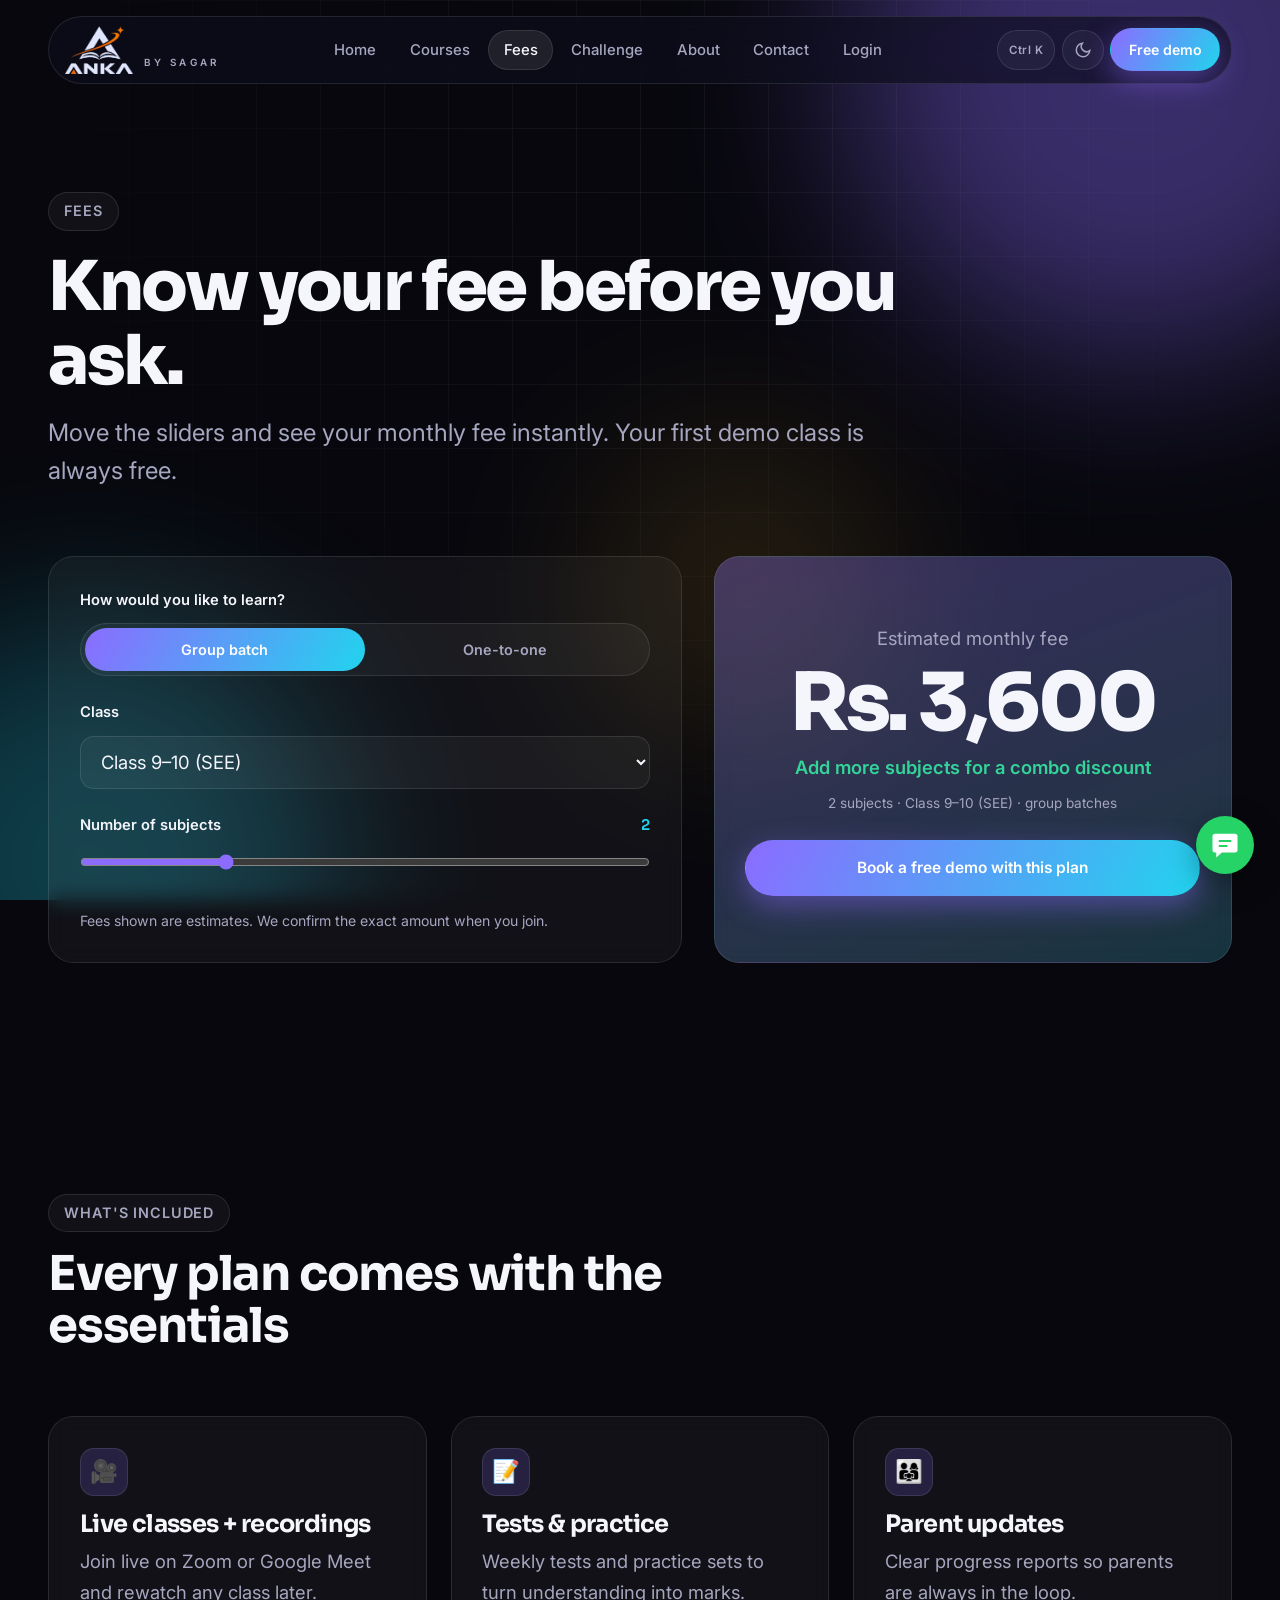
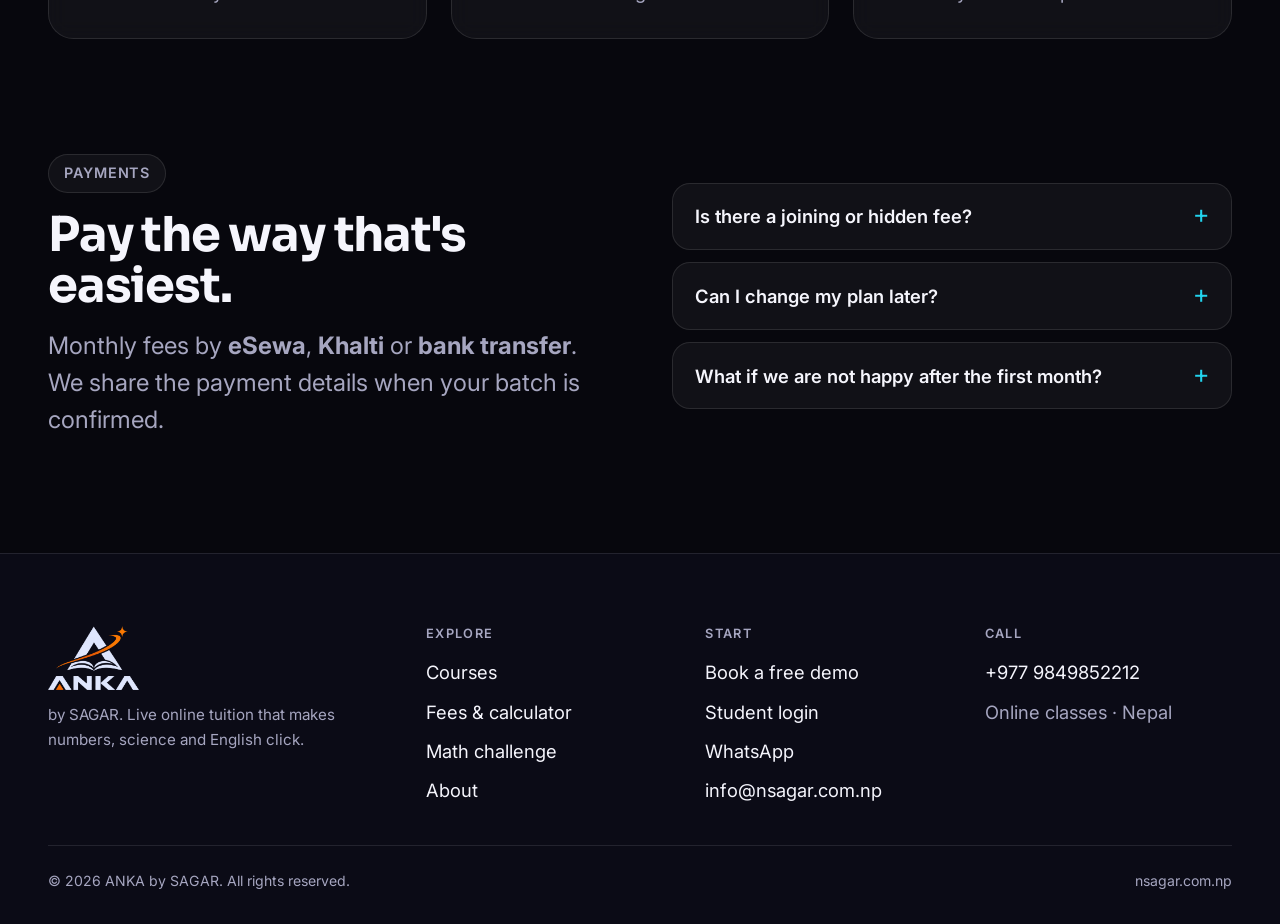
<file: fees.html>
<!DOCTYPE html>
<html lang="en" data-theme="dark">
<head>
<meta charset="UTF-8">
<meta name="viewport" content="width=device-width, initial-scale=1, viewport-fit=cover">
<title>Fees & Fee Calculator | ANKA by SAGAR</title>
<meta name="description" content="See your exact monthly tuition fee in seconds. Group batches and one-to-one classes, with combo discounts for multiple subjects.">
<link rel="canonical" href="https://nsagar.com.np/fees.html">
<meta property="og:title" content="Fees & Fee Calculator | ANKA by SAGAR"><meta property="og:description" content="See your exact monthly tuition fee in seconds. Group batches and one-to-one classes, with combo discounts for multiple subjects."><meta property="og:type" content="website"><meta property="og:site_name" content="ANKA by SAGAR">
<meta name="theme-color" content="#07070d">
<link rel="icon" href="favicon.ico" sizes="48x48"><link rel="icon" href="img/favicon-32.png" type="image/png" sizes="32x32"><link rel="apple-touch-icon" href="img/apple-touch-icon.png"><meta property="og:image" content="https://nsagar.com.np/img/og-image.png">
<link rel="preconnect" href="https://fonts.googleapis.com"><link rel="preconnect" href="https://fonts.gstatic.com" crossorigin>
<link href="https://fonts.googleapis.com/css2?family=Sora:wght@400;600;700;800&family=Inter:wght@400;500;600&family=Noto+Sans+Devanagari:wght@600&display=swap" rel="stylesheet">
<script>try{var t=localStorage.getItem('anka-theme');if(t)document.documentElement.setAttribute('data-theme',t)}catch(e){}document.documentElement.classList.add('js')</script>
<link rel="stylesheet" href="css/style.css?v=20261106g">
</head>
<body data-page="fees">
<a class="skip" href="#main">Skip to content</a>
<div class="bg-fx" aria-hidden="true"><i></i><i></i><i></i></div>
<div class="progress" aria-hidden="true"></div>
<header class="site-header"><nav class="nav container" aria-label="Main">
<a class="brand" href="index.html" aria-label="ANKA by Sagar, home"><img class="logo logo-dk" src="img/logo-dark.png" alt="ANKA" width="68" height="48"><img class="logo logo-lt" src="img/logo.png" alt="ANKA" width="68" height="48"><small class="brand-by">by SAGAR</small></a>
<ul class="nav-links" id="navLinks"><li><a href="index.html">Home</a></li><li><a href="courses.html">Courses</a></li><li><a href="fees.html" aria-current="page">Fees</a></li><li><a href="challenge.html">Challenge</a></li><li><a href="about.html">About</a></li><li><a href="contact.html">Contact</a></li><li><a href="login.html" data-auth-link>Login</a></li></ul>
<div class="nav-actions">
<button class="icon-btn" id="paletteBtn" type="button" aria-label="Open quick menu"><kbd>Ctrl K</kbd></button>
<button class="icon-btn theme-toggle" type="button" aria-label="Switch light or dark theme" aria-pressed="false">
<svg class="moon" viewBox="0 0 24 24" fill="none" stroke="currentColor" stroke-width="2" stroke-linecap="round"><path d="M21 12.8A9 9 0 1 1 11.2 3a7 7 0 0 0 9.8 9.800z"/></svg>
<svg class="sun" viewBox="0 0 24 24" fill="none" stroke="currentColor" stroke-width="2" stroke-linecap="round"><circle cx="12" cy="12" r="4"/><path d="M12 2v2M12 20v2M4.900 4.900l1.400 1.400M17.700 17.700l1.400 1.400M2 12h2M20 12h2M4.900 19.100l1.400-1.400M17.700 6.300l1.400-1.400"/></svg>
</button>
<a class="btn btn-primary btn-sm nav-cta" href="contact.html">Free demo</a>
<button class="icon-btn menu-btn" id="menuBtn" type="button" aria-label="Menu" aria-expanded="false" aria-controls="navLinks"><span></span><span></span></button>
</div></nav></header>
<main id="main">
<section class="page-hero">
  <div class="container">
    <span class="eyebrow" data-reveal>Fees</span>
    <h1 class="h1" data-reveal>Know your fee before you ask.</h1>
    <p class="lead" data-reveal>Move the sliders and see your monthly fee instantly. Your first demo class is always free.</p>
  </div>
</section>

<section style="padding-top:1rem">
  <div class="container">
    <div class="calc" id="calc">
      <div class="card" data-reveal>
        <div class="field">
          <span class="lab">How would you like to learn?</span>
          <div class="seg" id="modeSeg" role="group" aria-label="Class type">
            <button type="button" data-mode="group" aria-pressed="true">Group batch</button>
            <button type="button" data-mode="one" aria-pressed="false">One-to-one</button>
          </div>
        </div>
        <div class="field"><label for="cLevel">Class</label><select id="cLevel"></select></div>
        <div class="field mode-only" data-mode="group"><label for="cSubjects">Number of subjects <output id="oSubjects">2</output></label><input type="range" id="cSubjects" min="1" max="5" value="2"></div>
        <div class="field mode-only" data-mode="one" hidden><label for="cClasses">Classes per week <output id="oClasses">2</output></label><input type="range" id="cClasses" min="1" max="6" value="2"></div>
        <p class="muted" style="font-size:.88rem">Fees shown are estimates. We confirm the exact amount when you join.</p>
      </div>
      <div class="card result" data-reveal aria-live="polite">
        <span class="muted">Estimated monthly fee</span>
        <div class="big" id="cTotal">Rs. 0</div>
        <div class="save" id="cSave"></div>
        <div class="small" id="cNote"></div>
        <a class="btn btn-primary" id="cBook" data-magnetic href="contact.html" style="margin-top:1rem">Book a free demo with this plan</a>
      </div>
    </div>
  </div>
</section>

<section>
  <div class="container">
    <div class="section-head" data-reveal><span class="eyebrow">What's included</span><h2 class="h2">Every plan comes with the essentials</h2></div>
    <div class="grid-3">
      <article class="card" data-reveal><div class="ico">🎥</div><h3 class="h3">Live classes + recordings</h3><p>Join live on Zoom or Google Meet and rewatch any class later.</p></article>
      <article class="card" data-reveal><div class="ico">📝</div><h3 class="h3">Tests &amp; practice</h3><p>Weekly tests and practice sets to turn understanding into marks.</p></article>
      <article class="card" data-reveal><div class="ico">👨‍👩‍👧</div><h3 class="h3">Parent updates</h3><p>Clear progress reports so parents are always in the loop.</p></article>
    </div>
  </div>
</section>

<section style="padding-top:0">
  <div class="container split">
    <div data-reveal>
      <span class="eyebrow">Payments</span>
      <h2 class="h2" style="margin:1rem 0 .9rem">Pay the way that's easiest.</h2>
      <p class="lead">Monthly fees by <b>eSewa</b>, <b>Khalti</b> or <b>bank transfer</b>. We share the payment details when your batch is confirmed.</p>
    </div>
    <div class="faq" data-reveal>
      <details><summary>Is there a joining or hidden fee?</summary><p>No. You pay only the monthly fee shown by the calculator once your batch is confirmed.</p></details>
      <details><summary>Can I change my plan later?</summary><p>Yes. Add or drop a subject or switch to one-to-one next month, just let us know.</p></details>
      <details><summary>What if we are not happy after the first month?</summary><p>Tell us. We will fix the issue or help you find a better fit. Your demo class is free so you can decide with confidence.</p></details>
    </div>
  </div>
</section>

</main>
<footer class="site-footer"><div class="container">
<div class="foot-grid">
<div class="foot-brand"><img class="logo logo-dk" src="img/logo-dark.png" alt="ANKA" width="91" height="64"><img class="logo logo-lt" src="img/logo.png" alt="ANKA" width="91" height="64"><p>by SAGAR. Live online tuition that makes numbers, science and English click.</p></div>
<div><h4>Explore</h4><ul><li><a href="courses.html">Courses</a></li><li><a href="fees.html">Fees &amp; calculator</a></li><li><a href="challenge.html">Math challenge</a></li><li><a href="about.html">About</a></li></ul></div>
<div><h4>Start</h4><ul><li><a href="contact.html">Book a free demo</a></li><li><a href="login.html" data-auth-footer>Student login</a></li><li><a data-wa href="https://wa.me/9779800000000">WhatsApp</a></li><li><a data-email href="mailto:info@nsagar.com.np">info@nsagar.com.np</a></li></ul></div>
<div><h4>Call</h4><ul><li><a data-phone href="tel:+9779800000000">+977 98XXXXXXXX</a></li><li class="muted">Online classes · Nepal</li></ul></div>
</div>
<div class="foot-bottom"><span>© <span data-year>2026</span> ANKA by SAGAR. All rights reserved.</span><span>nsagar.com.np</span></div>
</div></footer>
<a class="wa-float" data-wa href="https://wa.me/9779800000000" aria-label="Chat on WhatsApp"><svg viewBox="0 0 24 24" aria-hidden="true"><path d="M4 3h16a2 2 0 0 1 2 2v11a2 2 0 0 1-2 2H9.5L5 22v-4H4a2 2 0 0 1-2-2V5a2 2 0 0 1 2-2zm3 5v1.500h10V8zm0 4v1.500h7V12z"/></svg></a>
<script src="js/config.js?v=20261106g"></script>
<script src="js/main.js?v=20261106g"></script>
<script src="js/auth.js?v=20261106g"></script>
</body>
</html>
</file>
<file: css/style.css>
/* ANKA — design system. Fluid type + fluid spacing, dark/light themes. */
:root{
  --bg:#07070d;--bg-2:#0e0e1c;--surface:rgba(255,255,255,.045);--surface-2:rgba(255,255,255,.085);
  --line:rgba(255,255,255,.1);--ink:#f5f5fc;--muted:#a6a6c0;
  --c1:#8b6cff;--c2:#22d3ee;--c3:#fbbf24;--ok:#34d399;--bad:#fb7185;
  --grad:linear-gradient(120deg,var(--c1),var(--c2));
  --gutter:clamp(1rem,4vw,3rem);--maxw:1240px;
  --radius:clamp(16px,1.2vw + 10px,28px);
  --shadow:0 20px 60px rgba(0,0,0,.35);
  --step--1:clamp(.78rem,.74rem + .2vw,.9rem);
  --step-0:clamp(1rem,.95rem + .25vw,1.15rem);
  --step-1:clamp(1.2rem,1.1rem + .5vw,1.5rem);
  --step-2:clamp(1.45rem,1.25rem + 1vw,2.1rem);
  --step-3:clamp(1.8rem,1.4rem + 2vw,3.1rem);
  --step-4:clamp(2.2rem,1.5rem + 3.5vw,4.6rem);
  --step-5:clamp(2.6rem,1.2rem + 7vw,7.2rem);
  --section:clamp(4.5rem,9vw,9rem);
  color-scheme:dark;
}
[data-theme="light"]{
  --bg:#f6f6fc;--bg-2:#ffffff;--surface:rgba(255,255,255,.72);--surface-2:#ffffff;
  --line:rgba(16,16,42,.11);--ink:#10102a;--muted:#5a5a78;
  --c1:#5b3df5;--c2:#0891b2;--c3:#d97706;--ok:#059669;--bad:#e11d48;
  --shadow:0 20px 50px rgba(40,40,120,.14);
  color-scheme:light;
}
*,*::before,*::after{box-sizing:border-box;margin:0;padding:0}
html{scroll-behavior:smooth;-webkit-text-size-adjust:100%;overflow-x:hidden;max-width:100%}
body{max-width:100%;font-family:Inter,system-ui,-apple-system,"Segoe UI",sans-serif;font-size:var(--step-0);line-height:1.65;color:var(--ink);background:var(--bg);overflow-x:hidden;-webkit-font-smoothing:antialiased;animation:pageIn .6s backwards}
body.leaving{opacity:0;transition:opacity .22s}
@keyframes pageIn{from{opacity:0;transform:translateY(10px)}to{opacity:1;transform:none}}
img,svg,canvas{display:block;max-width:100%}
a{color:inherit;text-decoration:none}
ul{list-style:none}
button,input,select,textarea{font:inherit;color:inherit}
button{cursor:pointer;background:none;border:0}
:focus-visible{outline:2px solid var(--c2);outline-offset:3px;border-radius:8px}
::selection{background:var(--c1);color:#fff}
h1,h2,h3,h4{font-family:Sora,Inter,sans-serif;line-height:1.08;letter-spacing:-.025em;font-weight:700}
.container{width:min(var(--maxw),100% - 2*var(--gutter));margin-inline:auto}
.narrow{width:min(860px,100% - 2*var(--gutter));margin-inline:auto}
section{padding-block:var(--section);position:relative}
.skip{position:absolute;left:-999px;top:8px;background:var(--c1);color:#fff;padding:10px 16px;border-radius:10px;z-index:200}
.skip:focus{left:8px}

/* ambient background */
.bg-fx{position:fixed;inset:0;z-index:-1;pointer-events:none;overflow:hidden;background:var(--bg)}
.bg-fx i{position:absolute;border-radius:50%;filter:blur(90px);opacity:.38;animation:float 22s ease-in-out infinite alternate}
.bg-fx i:nth-child(1){width:46vmax;height:46vmax;background:var(--c1);top:-18vmax;right:-12vmax}
.bg-fx i:nth-child(2){width:38vmax;height:38vmax;background:var(--c2);bottom:-16vmax;left:-12vmax;animation-delay:-8s;opacity:.26}
.bg-fx i:nth-child(3){width:24vmax;height:24vmax;background:var(--c3);top:48%;left:46%;animation-delay:-14s;opacity:.12}
[data-theme="light"] .bg-fx i{opacity:.22}
.bg-fx::after{content:"";position:absolute;inset:0;background-image:linear-gradient(var(--line) 1px,transparent 1px),linear-gradient(90deg,var(--line) 1px,transparent 1px);background-size:64px 64px;mask-image:radial-gradient(ellipse at 50% 20%,#000 0,transparent 70%);-webkit-mask-image:radial-gradient(ellipse at 50% 20%,#000 0,transparent 70%);opacity:.55}
@keyframes float{to{transform:translate3d(6vmax,4vmax,0) scale(1.15)}}

.progress{position:fixed;top:0;left:0;height:3px;width:100%;transform-origin:0 50%;transform:scaleX(0);background:var(--grad);z-index:120}
.cursor{position:fixed;top:0;left:0;width:34px;height:34px;margin:-17px 0 0 -17px;border:1.5px solid var(--c2);border-radius:50%;pointer-events:none;z-index:300;opacity:0;transition:width .2s,height .2s,margin .2s,background .2s,opacity .3s;mix-blend-mode:normal}
.cursor.on{opacity:.85}
.cursor.big{width:62px;height:62px;margin:-31px 0 0 -31px;background:color-mix(in srgb,var(--c1) 18%,transparent)}
@media (hover:none),(pointer:coarse){.cursor{display:none}}

/* header */
.site-header{position:fixed;top:0;left:0;right:0;z-index:1000;padding-top:clamp(.6rem,1.5vw,1rem);transition:transform .35s;overflow:visible !important}
.site-header.hide{transform:translateY(-120%)}
.nav{display:flex;align-items:center;justify-content:space-between;gap:1rem;padding:.55rem .65rem .55rem 1rem;border:1px solid var(--line);border-radius:999px;background:color-mix(in srgb,var(--bg-2) 72%,transparent);backdrop-filter:blur(18px) saturate(1.4);-webkit-backdrop-filter:blur(18px) saturate(1.4);overflow:visible !important}
.brand{display:flex;align-items:center;gap:.65rem}
.logo{display:block;height:48px;width:auto}
.logo-lt{display:none}
[data-theme="light"] .logo-lt{display:block}
[data-theme="light"] .logo-dk{display:none}
.brand-by{font:600 .62rem Inter,system-ui,sans-serif;letter-spacing:.32em;text-transform:uppercase;color:var(--muted);align-self:flex-end;padding-bottom:.35rem}
@media(max-width:420px){.brand-by{display:none}}
.foot-brand .logo{height:64px}
.brand-text{display:flex;flex-direction:column;line-height:1}
.brand-text b{font-family:Sora;font-size:1.15rem;letter-spacing:.14em}
.brand-text small{font-size:.62rem;letter-spacing:.32em;color:var(--muted);margin-top:4px}
.nav-links{display:flex;gap:.2rem}
.nav-links a{display:block;padding:.5rem .95rem;border-radius:999px;font-size:.93rem;font-weight:500;color:var(--muted);transition:.2s}
.nav-links a:hover{color:var(--ink);background:var(--surface-2)}
.nav-links a[aria-current="page"]{color:var(--ink);background:var(--surface-2);box-shadow:inset 0 0 0 1px var(--line)}
.nav-actions{display:flex;align-items:center;gap:.4rem}
.icon-btn{height:40px;min-width:40px;padding:0 .7rem;border-radius:999px;display:inline-grid;place-items:center;border:1px solid var(--line);background:var(--surface);transition:.2s;font-size:.78rem;color:var(--muted)}
.icon-btn:hover{color:var(--ink);border-color:var(--c2)}
.icon-btn kbd{font:600 .72rem Inter,system-ui,sans-serif;letter-spacing:.04em}
.theme-toggle svg{width:18px;height:18px}
.theme-toggle .sun{display:none}
[data-theme="light"] .theme-toggle .sun{display:block}
[data-theme="light"] .theme-toggle .moon{display:none}
.menu-btn{display:none;width:40px;padding:0;position:relative}
.menu-btn span{position:absolute;left:11px;right:11px;height:2px;background:var(--ink);border-radius:2px;transition:.3s}
.menu-btn span:first-child{top:16px}.menu-btn span:last-child{top:22px}
.menu-open .menu-btn span:first-child{top:19px;transform:rotate(45deg)}
.menu-open .menu-btn span:last-child{top:19px;transform:rotate(-45deg)}

/* buttons / chips */
.btn{display:inline-flex;align-items:center;justify-content:center;gap:.55rem;padding:.9rem 1.5rem;border-radius:999px;font-weight:600;font-size:.97rem;border:1px solid transparent;transition:transform .25s,box-shadow .25s,background .25s,border-color .25s;will-change:transform;white-space:nowrap}
.btn-primary{background:var(--grad);color:#fff;box-shadow:0 10px 30px color-mix(in srgb,var(--c1) 45%,transparent)}
.btn-primary:hover{box-shadow:0 14px 38px color-mix(in srgb,var(--c1) 60%,transparent)}
[data-theme="light"] .btn-primary{color:#fff}
.btn-ghost{border-color:var(--line);background:var(--surface);backdrop-filter:blur(8px)}
.btn-ghost:hover{border-color:var(--c2)}
.btn-wa{background:#25d366;color:#04200f}
.btn-sm{padding:.55rem 1.1rem;font-size:.88rem}
.chips{display:flex;flex-wrap:wrap;gap:.5rem}
.chip{padding:.45rem .95rem;border-radius:999px;border:1px solid var(--line);background:var(--surface);font-size:.85rem;font-weight:500;color:var(--muted);transition:.2s}
.chip:hover{color:var(--ink);border-color:var(--c2)}
.chip[aria-pressed="true"],.chip.active{color:#fff;background:var(--grad);border-color:transparent}
.eyebrow{display:inline-flex;align-items:center;gap:.6rem;padding:.4rem .95rem;border-radius:999px;border:1px solid var(--line);background:var(--surface);font-size:var(--step--1);font-weight:600;letter-spacing:.06em;text-transform:uppercase;color:var(--muted)}
.eyebrow .dot{width:8px;height:8px;border-radius:50%;background:var(--ok);box-shadow:0 0 0 0 var(--ok);animation:ping 2s infinite}
@keyframes ping{70%{box-shadow:0 0 0 10px transparent}100%{box-shadow:0 0 0 0 transparent}}
.grad-text{background:var(--grad);-webkit-background-clip:text;background-clip:text;color:transparent}

/* type */
.display{font-size:var(--step-5);line-height:1;letter-spacing:-.04em;font-weight:800}
.h1{font-size:var(--step-4);letter-spacing:-.035em;font-weight:800}
.h2{font-size:var(--step-3)}
.h3{font-size:var(--step-1)}
.lead{font-size:var(--step-1);color:var(--muted);max-width:56ch;line-height:1.55}
.muted{color:var(--muted)}
.section-head{max-width:760px;margin-bottom:clamp(2rem,5vw,4rem)}
.section-head .h2{margin:1rem 0 .9rem}
.section-head.center{text-align:center;margin-inline:auto}
.rotor{display:inline-block;position:relative;color:transparent;background:var(--grad);-webkit-background-clip:text;background-clip:text;transition:opacity .3s,transform .3s}
.rotor.swap{opacity:0;transform:translateY(.25em) rotateX(60deg)}

/* hero */
.hero{padding-top:clamp(7.5rem,14vw,11rem);padding-bottom:clamp(3rem,6vw,6rem);width:100% !important;max-width:100% !important;box-sizing:border-box !important}
.hero-grid{display:grid;grid-template-columns:minmax(0,1.05fr) minmax(0,.95fr);gap:clamp(1.5rem,4vw,4rem);align-items:center}
.hero-copy>*+*{margin-top:clamp(1rem,2.2vw,1.7rem)}
.hero-copy .display{font-size:clamp(2rem,1rem + 5vw,5.5rem);line-height:1.1;word-wrap:break-word}
.cta-row{display:flex;flex-wrap:wrap;gap:.8rem}
.mini-trust{display:flex;flex-wrap:wrap;gap:.6rem 1.4rem;color:var(--muted);font-size:.93rem;font-weight:500}
.mini-trust li::before{content:"";display:inline-block;width:7px;height:7px;border-radius:50%;background:var(--ok);margin-right:.5rem;vertical-align:middle}
.scene-col{display:grid;gap:1rem}
.scene-wrap{position:relative;aspect-ratio:1/1;max-height:640px;width:100%;border-radius:var(--radius);border:1px solid var(--line);background:radial-gradient(circle at 50% 45%,color-mix(in srgb,var(--c1) 22%,transparent),transparent 62%),var(--surface);overflow:hidden;cursor:grab;touch-action:pan-y}
.scene-wrap.grabbing{cursor:grabbing}
.scene-wrap canvas{position:absolute;inset:0;width:100%;height:100%;outline-offset:-4px}
.scene-hud{position:absolute;left:1rem;right:1rem;bottom:.9rem;display:flex;justify-content:space-between;gap:1rem;align-items:center;font-size:.8rem;color:var(--muted);pointer-events:none}
.scene-hud b{font:700 .95rem Sora,Inter,system-ui,sans-serif;color:var(--ink);letter-spacing:.02em}
.scene-fallback{display:none;position:absolute;inset:0;place-items:center}
.no-webgl .scene-fallback{display:grid}.no-webgl canvas{display:none}
.scene-fallback svg{width:60%;animation:spin 24s linear infinite}
@keyframes spin{to{transform:rotate(360deg)}}
.euler{font:600 .95rem Sora,Inter,system-ui,sans-serif;color:var(--muted);letter-spacing:.01em}
.euler b{color:var(--ink)}
.euler .eq{color:var(--c2)}

/* marquee */
.marquee{padding-block:1.2rem;border-block:1px solid var(--line);overflow:hidden;background:var(--surface)}
.marquee-track{display:flex;gap:2.5rem;width:max-content;animation:marq 38s linear infinite}
.marquee:hover .marquee-track{animation-play-state:paused}
.marquee-track span{font:700 var(--step-2) Sora,Inter,system-ui,sans-serif;letter-spacing:-.02em;color:transparent;-webkit-text-stroke:1px color-mix(in srgb,var(--ink) 45%,transparent);white-space:nowrap}
.marquee-track span::after{content:"✦";margin-left:2.5rem;color:var(--c2);-webkit-text-stroke:0}
@keyframes marq{to{transform:translateX(-50%)}}

/* cards */
.card{position:relative;padding:clamp(1.3rem,2.4vw,2.2rem);border-radius:var(--radius);border:1px solid var(--line);background:var(--surface);backdrop-filter:blur(10px);overflow:hidden;transition:transform .35s,border-color .35s}
.card::before{content:"";position:absolute;inset:0;background:radial-gradient(420px circle at var(--mx,50%) var(--my,0%),color-mix(in srgb,var(--c1) 22%,transparent),transparent 60%);opacity:0;transition:opacity .35s;pointer-events:none}
.card:hover{transform:translateY(-4px);border-color:color-mix(in srgb,var(--c2) 55%,var(--line))}
.card:hover::before{opacity:1}
.card>*{position:relative}
.grid-3{display:grid;grid-template-columns:repeat(auto-fit,minmax(min(100%,300px),1fr));gap:clamp(.9rem,2vw,1.5rem)}
.step-no{font:800 var(--step-4) Sora,Inter,system-ui,sans-serif;line-height:1;letter-spacing:-.05em;background:var(--grad);-webkit-background-clip:text;background-clip:text;color:transparent;margin-bottom:1rem}
.card h3{margin-bottom:.55rem}
.card p{color:var(--muted)}
.bento{display:grid;grid-template-columns:repeat(6,1fr);gap:clamp(.8rem,1.6vw,1.2rem)}
.bento .card{grid-column:span 2}
.bento .w3{grid-column:span 3}.bento .w4{grid-column:span 4}
.ico{width:48px;height:48px;border-radius:14px;display:grid;place-items:center;font-size:1.4rem;background:color-mix(in srgb,var(--c1) 18%,transparent);margin-bottom:1rem;border:1px solid var(--line)}
.bars{display:flex;align-items:flex-end;gap:6px;height:64px;margin-top:1.2rem}
.bars i{flex:1;border-radius:6px 6px 2px 2px;background:var(--grad);opacity:.85;animation:grow 2.4s ease-in-out infinite alternate;height:var(--h)}
.bars i:nth-child(2n){animation-delay:-.7s}.bars i:nth-child(3n){animation-delay:-1.4s}
@keyframes grow{from{transform:scaleY(.55);transform-origin:bottom}to{transform:scaleY(1);transform-origin:bottom}}

/* split / feature */
.split{display:grid;grid-template-columns:repeat(2,minmax(0,1fr));gap:clamp(1.5rem,5vw,5rem);align-items:center}
.eq-card{display:grid;place-items:center;aspect-ratio:16/10;text-align:center;gap:.4rem}
.eq-card .q{font:800 var(--step-4) Sora,Inter,system-ui,sans-serif;letter-spacing:-.04em;transition:opacity .3s,transform .3s}
.eq-card .q.swap{opacity:0;transform:scale(.92)}
.eq-card small{color:var(--muted)}

/* faq */
.faq{display:grid;gap:.75rem;max-width:860px}
details{border:1px solid var(--line);border-radius:18px;background:var(--surface);padding:1.1rem 1.4rem;transition:border-color .2s}
details[open]{border-color:color-mix(in srgb,var(--c2) 50%,var(--line))}
summary{cursor:pointer;list-style:none;display:flex;justify-content:space-between;gap:1rem;font-weight:600;font-size:var(--step-0)}
summary::-webkit-details-marker{display:none}
summary::after{content:"+";font:400 1.6rem/1 Inter,system-ui,sans-serif;color:var(--c2);transition:transform .3s}
details[open] summary::after{transform:rotate(45deg)}
details p{color:var(--muted);margin-top:.8rem}

/* cta band */
.cta-band{padding:clamp(2rem,6vw,5rem);border-radius:calc(var(--radius) * 1.4);text-align:center;background:linear-gradient(135deg,color-mix(in srgb,var(--c1) 55%,transparent),color-mix(in srgb,var(--c2) 40%,transparent)),var(--surface);border:1px solid var(--line);position:relative;overflow:hidden}
.cta-band .lead{margin:1rem auto 2rem;color:color-mix(in srgb,var(--ink) 80%,transparent)}
.cta-band .cta-row{justify-content:center}

/* page hero (inner pages) */
.page-hero{padding-top:clamp(8.5rem,15vw,12rem);padding-bottom:clamp(2rem,4vw,4rem)}
.page-hero .h1{margin:1.2rem 0 1rem;max-width:18ch}

/* courses */
.filters{margin-bottom:2rem}
.course[hidden]{display:none}
.course .tags{display:flex;flex-wrap:wrap;gap:.4rem;margin-top:1rem}
.course .tags span{font-size:.75rem;font-weight:600;padding:.25rem .7rem;border-radius:999px;background:color-mix(in srgb,var(--c1) 16%,transparent);color:var(--ink);border:1px solid var(--line)}
.topics{margin-top:.9rem;display:grid;gap:.3rem;color:var(--muted);font-size:.93rem}
.topics li::before{content:"→";color:var(--c2);margin-right:.5rem}
.table-wrap{overflow-x:auto;border:1px solid var(--line);border-radius:var(--radius);background:var(--surface)}
table{width:100%;border-collapse:collapse;min-width:620px}
th,td{padding:.95rem 1.2rem;text-align:left;border-bottom:1px solid var(--line);font-size:.95rem}
th{font:600 .78rem Inter,system-ui,sans-serif;letter-spacing:.08em;text-transform:uppercase;color:var(--muted)}
tr:last-child td{border-bottom:0}
.pill{display:inline-block;padding:.2rem .65rem;border-radius:999px;font-size:.78rem;font-weight:600;background:color-mix(in srgb,var(--c2) 18%,transparent)}

/* calculator */
.calc{display:grid;grid-template-columns:minmax(0,1.1fr) minmax(0,.9fr);gap:clamp(1rem,3vw,2rem)}
.field{margin-bottom:1.5rem}
.field>label,.field>span.lab{display:flex;justify-content:space-between;font-weight:600;font-size:.92rem;margin-bottom:.7rem}
.field output{color:var(--c2);font-family:Sora}
.seg{display:flex;padding:4px;border-radius:999px;border:1px solid var(--line);background:var(--surface);width:100%}
.seg button{flex:1;padding:.6rem .9rem;border-radius:999px;font-weight:600;font-size:.9rem;color:var(--muted);transition:.2s}
.seg button[aria-pressed="true"]{background:var(--grad);color:#fff}
select,input[type=text],input[type=tel],input[type=email],input[type=password],textarea{width:100%;padding:.85rem 1rem;border-radius:14px;border:1px solid var(--line);background:var(--surface);transition:border-color .2s,box-shadow .2s}
select option{background:var(--bg-2);color:var(--ink)}
select:focus,input:focus,textarea:focus{outline:none;border-color:var(--c2);box-shadow:0 0 0 4px color-mix(in srgb,var(--c2) 20%,transparent)}
input[type=range]{width:100%;accent-color:var(--c1);height:28px}
.result{display:flex;flex-direction:column;justify-content:center;text-align:center;gap:.6rem;background:linear-gradient(160deg,color-mix(in srgb,var(--c1) 30%,transparent),color-mix(in srgb,var(--c2) 18%,transparent)),var(--surface)}
.result .big{font:800 clamp(2.6rem,1.4rem + 5vw,5rem) Sora,Inter,system-ui,sans-serif;letter-spacing:-.04em;line-height:1}
.result .save{color:var(--ok);font-weight:600;min-height:1.5em}
.result .small{color:var(--muted);font-size:.85rem}

/* game */
.game{padding:clamp(1.2rem,3vw,2.4rem)}
.game-top{display:flex;flex-wrap:wrap;gap:1rem;justify-content:space-between;align-items:center}
.game-top .seg{width:auto}
.game-stats{display:flex;gap:1.4rem;font-size:.85rem;color:var(--muted)}
.game-stats b{display:block;font:700 1.35rem Sora,Inter,system-ui,sans-serif;color:var(--ink)}
.timebar{height:6px;border-radius:99px;background:var(--line);margin:1.4rem 0;overflow:hidden}
.timebar i{display:block;height:100%;width:100%;transform-origin:left;background:var(--grad);transition:transform .2s linear}
.game-stage{min-height:clamp(260px,38vw,340px);display:grid;place-items:center;text-align:center}
.game-stage>div{display:none;width:100%}
[data-state="idle"]>.g-idle,[data-state="play"]>.g-play,[data-state="done"]>.g-done{display:block}
.g-q{font:800 clamp(2.6rem,1.2rem + 7vw,6rem) Sora,Inter,system-ui,sans-serif;letter-spacing:-.04em;line-height:1.05;margin-bottom:1.2rem}
.g-row{display:flex;align-items:center;gap:.7rem;justify-content:center;flex-wrap:wrap}
input.g-in{width:min(220px,60%);flex:0 1 auto;text-align:center;font:700 var(--step-3) Sora,Inter,system-ui,sans-serif;border-radius:18px;padding:.6rem 1rem}
.g-fb{min-height:1.6em;margin-top:1rem;font-weight:600}
.g-fb.ok{color:var(--ok)}.g-fb.bad{color:var(--bad)}
.shake{animation:shake .35s}
@keyframes shake{25%{transform:translateX(-8px)}75%{transform:translateX(8px)}}
.g-done .big{font:800 var(--step-5) Sora,Inter,system-ui,sans-serif;letter-spacing:-.05em;line-height:1}
.g-done p{margin:.4rem 0 1.4rem;color:var(--muted)}
.new-best{color:var(--c3);font-weight:700}

/* about */
.anka-glyph{font:700 clamp(5rem,16vw,12rem)/1 "Noto Sans Devanagari",Sora,sans-serif;background:var(--grad);-webkit-background-clip:text;background-clip:text;color:transparent;text-align:center}
.avatar{width:clamp(90px,14vw,140px);aspect-ratio:1;border-radius:32%;display:grid;place-items:center;font:800 clamp(2.6rem,6vw,4.5rem) Sora,Inter,system-ui,sans-serif;background:var(--grad);color:#fff;transform:rotate(-6deg);box-shadow:var(--shadow)}
.timeline{display:grid;gap:1rem;position:relative}
.timeline .card{display:grid;grid-template-columns:auto 1fr;gap:1.2rem;align-items:start}
.timeline .when{font:700 .8rem Sora,Inter,system-ui,sans-serif;letter-spacing:.1em;text-transform:uppercase;color:var(--c2)}

/* contact */
.contact-grid{display:grid;grid-template-columns:minmax(0,.8fr) minmax(0,1.2fr);gap:clamp(1.2rem,3vw,2.5rem);align-items:start}
.contact-list{display:grid;gap:.9rem}
.contact-item{display:flex;gap:1rem;align-items:center;padding:1rem 1.2rem;border-radius:20px;border:1px solid var(--line);background:var(--surface);transition:.25s}
.contact-item:hover{border-color:var(--c2);transform:translateX(4px)}
.contact-item .ico{margin:0;flex-shrink:0}
.contact-item small{display:block;color:var(--muted)}
form .row{display:grid;grid-template-columns:1fr 1fr;gap:1rem}
form label.l{display:block;font-weight:600;font-size:.88rem;margin:1.1rem 0 .5rem}
.chip-check input{position:absolute;opacity:0;pointer-events:none}
.chip-check{position:relative;display:inline-block}
.chip-check span{display:inline-block;padding:.5rem 1rem;border-radius:999px;border:1px solid var(--line);background:var(--surface);font-size:.88rem;font-weight:500;color:var(--muted);cursor:pointer;transition:.2s}
.chip-check input:checked+span{background:var(--grad);color:#fff;border-color:transparent}
.chip-check input:focus-visible+span{outline:2px solid var(--c2);outline-offset:2px}
.hp{position:absolute;left:-9999px}
.alert{padding:1rem 1.2rem;border-radius:16px;margin-bottom:1rem;font-weight:500}
.alert.ok{background:color-mix(in srgb,var(--ok) 18%,transparent);border:1px solid var(--ok)}
.alert.bad{background:color-mix(in srgb,var(--bad) 18%,transparent);border:1px solid var(--bad)}
.err{color:var(--bad);font-size:.82rem;min-height:1.1em;margin-top:.3rem}
.form-actions{display:flex;flex-wrap:wrap;gap:.7rem;margin-top:1.6rem}

/* footer */
.site-footer{border-top:1px solid var(--line);padding-block:clamp(2.5rem,6vw,4.5rem) 2rem;background:color-mix(in srgb,var(--bg-2) 70%,transparent)}
.foot-grid{display:grid;grid-template-columns:1.4fr repeat(3,1fr);gap:2rem}
.foot-grid h4{font:600 .8rem Inter,system-ui,sans-serif;letter-spacing:.1em;text-transform:uppercase;color:var(--muted);margin-bottom:1rem}
.foot-grid li+li{margin-top:.55rem}
.foot-grid a:hover{color:var(--c2)}
.foot-brand b{font:800 1.6rem Sora,Inter,system-ui,sans-serif;letter-spacing:.14em}
.foot-brand p{color:var(--muted);margin-top:.7rem;max-width:34ch;font-size:.95rem}
.foot-bottom{margin-top:2.5rem;padding-top:1.4rem;border-top:1px solid var(--line);display:flex;flex-wrap:wrap;justify-content:space-between;gap:1rem;color:var(--muted);font-size:.88rem}

.wa-float{position:fixed;right:clamp(.9rem,2vw,1.6rem);bottom:clamp(.9rem,2vw,1.6rem);z-index:90;width:58px;height:58px;border-radius:50%;background:#25d366;display:grid;place-items:center;box-shadow:0 10px 30px rgba(0,0,0,.35);transition:transform .25s}
.wa-float:hover{transform:scale(1.1) rotate(-6deg)}
.wa-float svg{width:30px;height:30px;fill:#fff}

/* command palette */
.palette{position:fixed;inset:0;z-index:400;display:none;place-items:start center;padding:14vh 1rem 1rem;background:rgba(5,5,15,.6);backdrop-filter:blur(8px)}
.palette.open{display:grid}
.pal-box{width:min(560px,100%);border-radius:22px;border:1px solid var(--line);background:var(--bg-2);box-shadow:var(--shadow);overflow:hidden;animation:pageIn .25s both}
.pal-box input{border:0;border-bottom:1px solid var(--line);border-radius:0;padding:1.1rem 1.3rem;background:transparent;font-size:1.05rem}
.pal-box input:focus{box-shadow:none}
.pal-list{max-height:320px;overflow:auto;padding:.5rem}
.pal-list button{display:flex;width:100%;justify-content:space-between;gap:1rem;padding:.75rem 1rem;border-radius:12px;text-align:left;color:var(--muted)}
.pal-list button.sel,.pal-list button:hover{background:var(--surface-2);color:var(--ink)}
.pal-list small{opacity:.7}
.pal-empty{padding:1rem 1.2rem;color:var(--muted)}

/* reveal */
.js [data-reveal]{opacity:0;transform:translateY(28px);transition:opacity .8s cubic-bezier(.2,.7,.2,1),transform .8s cubic-bezier(.2,.7,.2,1);transition-delay:var(--d,0s)}
.js [data-reveal].in{opacity:1;transform:none}

/* ---- Student accounts (register / login / account) ---- */
.auth-wrap{max-width:520px;margin-inline:auto}
.auth-wrap label.l,.acct-grid label.l{display:block;margin:1.1rem 0 .45rem;font-weight:600;font-size:.88rem}
.auth-wrap .row .l{margin-top:1.1rem}
.acct-grid{display:grid;grid-template-columns:minmax(0,1.1fr) minmax(0,.9fr);gap:clamp(1rem,2vw,1.6rem);align-items:start}
.acct-grid[hidden]{display:none}
.acct-grid .l.fl{display:block;font-weight:600;font-size:.88rem;margin:1.1rem 0 .5rem}
@media(max-width:860px){.acct-grid{grid-template-columns:1fr}}
.bk-list{margin-top:1rem;display:grid;gap:.8rem}
.bk{padding:.9rem 1rem;border-radius:16px;border:1px solid var(--line);background:var(--surface-2)}
.bk-top{display:flex;justify-content:space-between;gap:.8rem;align-items:flex-start}
.bk-meta{font-size:.85rem;margin-top:.25rem}
.b-pill{padding:.2rem .7rem;border-radius:999px;font-size:.74rem;font-weight:700;white-space:nowrap;border:1px solid transparent}
.st-pending{background:color-mix(in srgb,var(--c3) 22%,transparent);border-color:var(--c3)}
.st-confirmed{background:color-mix(in srgb,var(--ok) 20%,transparent);border-color:var(--ok)}
.st-completed{background:color-mix(in srgb,var(--c2) 18%,transparent);border-color:var(--c2)}
.st-cancelled{background:color-mix(in srgb,var(--bad) 18%,transparent);border-color:var(--bad)}
.link-btn{background:none;border:0;padding:0;margin-top:.5rem;color:var(--bad);font:600 .84rem Inter,system-ui,sans-serif;cursor:pointer;text-decoration:underline;text-underline-offset:3px}

/* ==========================================================
   CLEAN RESPONSIVE MEDIA QUERIES & MOBILE NAVIGATION OVERLAY
   ========================================================== */

@media (max-width:980px){
  .hero-grid,.split,.calc,.contact-grid{grid-template-columns:1fr}
  .scene-wrap{max-height:520px}
  .bento{grid-template-columns:repeat(2,1fr)}.bento .card,.bento .w3,.bento .w4{grid-column:span 1}
  .foot-grid{grid-template-columns:1fr 1fr}
  .menu-btn{display:inline-grid}.icon-btn kbd,.nav-cta{display:none}
  #paletteBtn{display:none}

  /* Untrapped Mobile Drawer Container */
  .nav-links{
    position: fixed !important;
    top: 72px !important;
    left: 0 !important;
    right: 0 !important;
    bottom: 0 !important;
    width: auto !important;
    height: auto !important;
    background: #090d16 !important;
    background-color: #090d16 !important;
    flex-direction: column !important;
    justify-content: flex-start !important;
    align-items: center !important;
    padding: 32px 20px !important;
    gap: 14px !important;
    z-index: 999999 !important;
    overflow-y: auto !important;
    opacity: 0;
    visibility: hidden;
    pointer-events: none;
    transition: opacity .25s ease, visibility .25s;
    border-top: 1px solid var(--line);
    box-shadow: 0 20px 40px rgba(0, 0, 0, 0.85);
  }

  /* Corrected font size & touch target cards for menu links */
  .nav-links a{
    font: 600 16px Inter,system-ui,sans-serif !important;
    color: #f1f5f9 !important;
    text-decoration: none !important;
    letter-spacing: .01em !important;
    display: flex !important;
    align-items: center !important;
    justify-content: center !important;
    width: 100% !important;
    max-width: 290px !important;
    padding: 13px 20px !important;
    border-radius: 12px !important;
    background: rgba(255, 255, 255, 0.05) !important;
    border: 1px solid rgba(255, 255, 255, 0.1) !important;
    box-sizing: border-box !important;
    transition: background-color .2s ease, border-color .2s ease !important;
  }

  .nav-links a:hover,
  .nav-links a:active{
    background: rgba(56, 189, 248, 0.15) !important;
    color: #38bdf8 !important;
    border-color: #38bdf8 !important;
  }

  .menu-open .nav-links{
    opacity: 1 !important;
    visibility: visible !important;
    pointer-events: auto !important;
  }

  /* backdrop-filter on the nav traps fixed children inside it; drop it here so the drawer is viewport-relative */
  .nav,.menu-open .nav{backdrop-filter:none !important;-webkit-backdrop-filter:none !important;background:var(--bg-2) !important}
  .hero-grid,.split,.calc,.contact-grid{grid-template-columns:minmax(0,1fr)}
}

@media (max-width:560px){
  .bento{grid-template-columns:1fr}
  form .row{grid-template-columns:1fr}
  .foot-grid{grid-template-columns:1fr}
  .timeline .card{grid-template-columns:1fr;gap:.4rem}
  .scene-hud .hint{display:none}
  .hero-copy .display{font-size: clamp(2rem, 8.5vw, 3rem) !important;}
}

@media (prefers-reduced-motion:reduce){
  *,*::before,*::after{animation-duration:.01ms!important;animation-iteration-count:1!important;transition-duration:.01ms!important;scroll-behavior:auto!important}
  .js [data-reveal]{opacity:1;transform:none}
}

/* ==========================================================
   MOBILE FIT — everything sizes to the screen, no side gap
   ========================================================== */
@media (max-width:768px){
  :root{--gutter:18px}
  html,body{width:100%;max-width:100%;overflow-x:hidden}
  /* grid/flex children may shrink instead of stretching the page */
  .container>*,.narrow>*,.hero-grid>*,.split>*,.calc>*,.contact-grid>*,.acct-grid>*,.grid-3>*,.bento>*{min-width:0}
  .grid-3{grid-template-columns:minmax(0,1fr)}
  .hero{padding-top:5.5rem;padding-bottom:2rem}
  .hero-grid{gap:1.5rem}
  .hero-copy .display{font-size:clamp(2rem,8vw,3rem);line-height:1.12;letter-spacing:-.03em;overflow-wrap:anywhere}
  .h1,.h2,.lead,.card h3,.card p{overflow-wrap:anywhere}
  .lead{max-width:100%}
  .cta-row{flex-direction:column;align-items:stretch}
  .cta-row .btn,.form-actions .btn{width:100%;white-space:normal;text-align:center}
  .scene-wrap{max-height:380px}
  .site-header{padding-inline:14px}
  .site-header .nav{width:100%;max-width:100%;margin:0;padding:.5rem .8rem}
  .game-stage,.g-row{max-width:100%}
  .table-wrap{max-width:100%}
  .foot-bottom{flex-direction:column}
}
/* Secure Video Player Wrapper */
.video-secure-wrap {
  position: relative;
  width: 100%;
  padding-bottom: 56.25%; /* 16:9 aspect ratio */
  height: 0;
  overflow: hidden;
  border-radius: 14px;
  background: #000;
  border: 1px solid var(--line);
  user-select: none;
  -webkit-user-select: none;
}

.video-secure-wrap iframe {
  position: absolute;
  top: 0;
  left: 0;
  width: 100%;
  height: 100%;
  border: 0;
}

/* Invisible shield blocking the top Drive popout and open-in-new-tab buttons */
.video-shield-top {
  position: absolute;
  top: 0;
  left: 0;
  right: 0;
  height: 54px;
  z-index: 10;
  background: transparent;
  pointer-events: auto; /* Catches all clicks intended for the Drive header bar */
}
</file>
